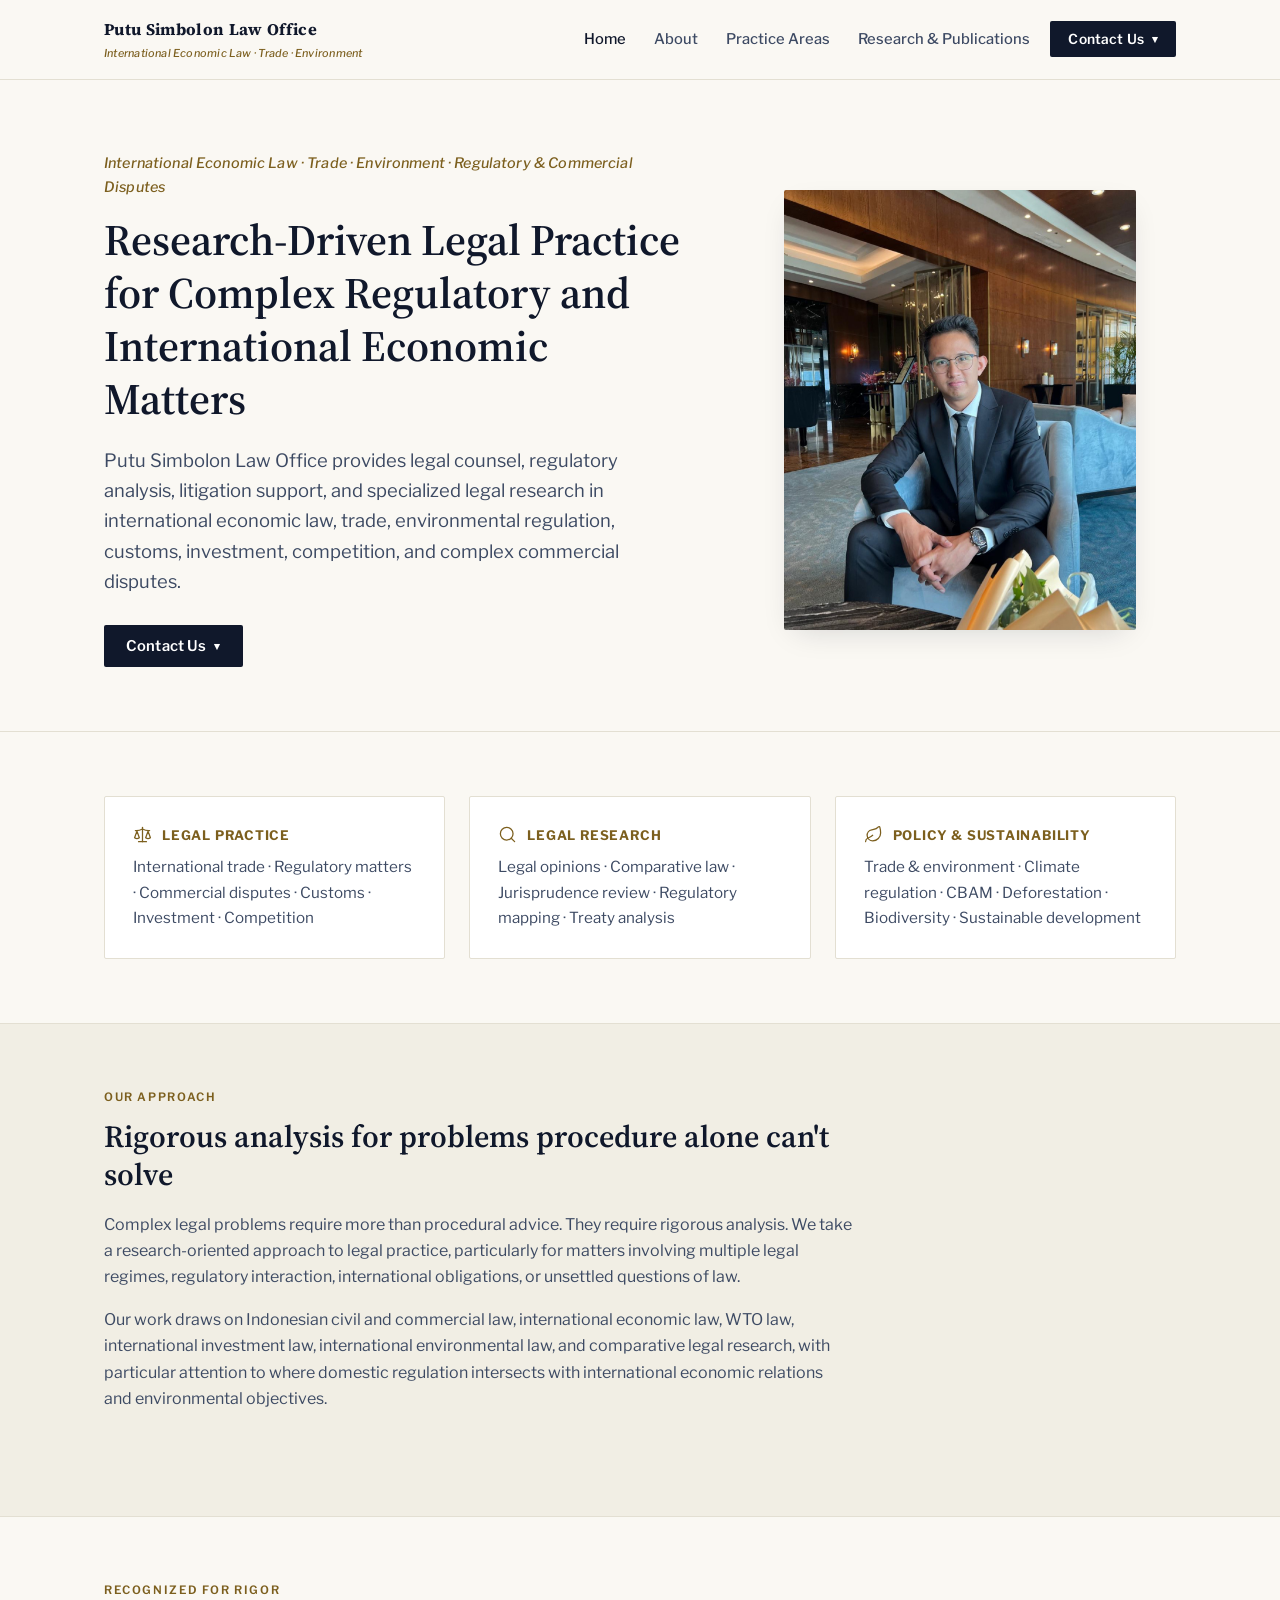
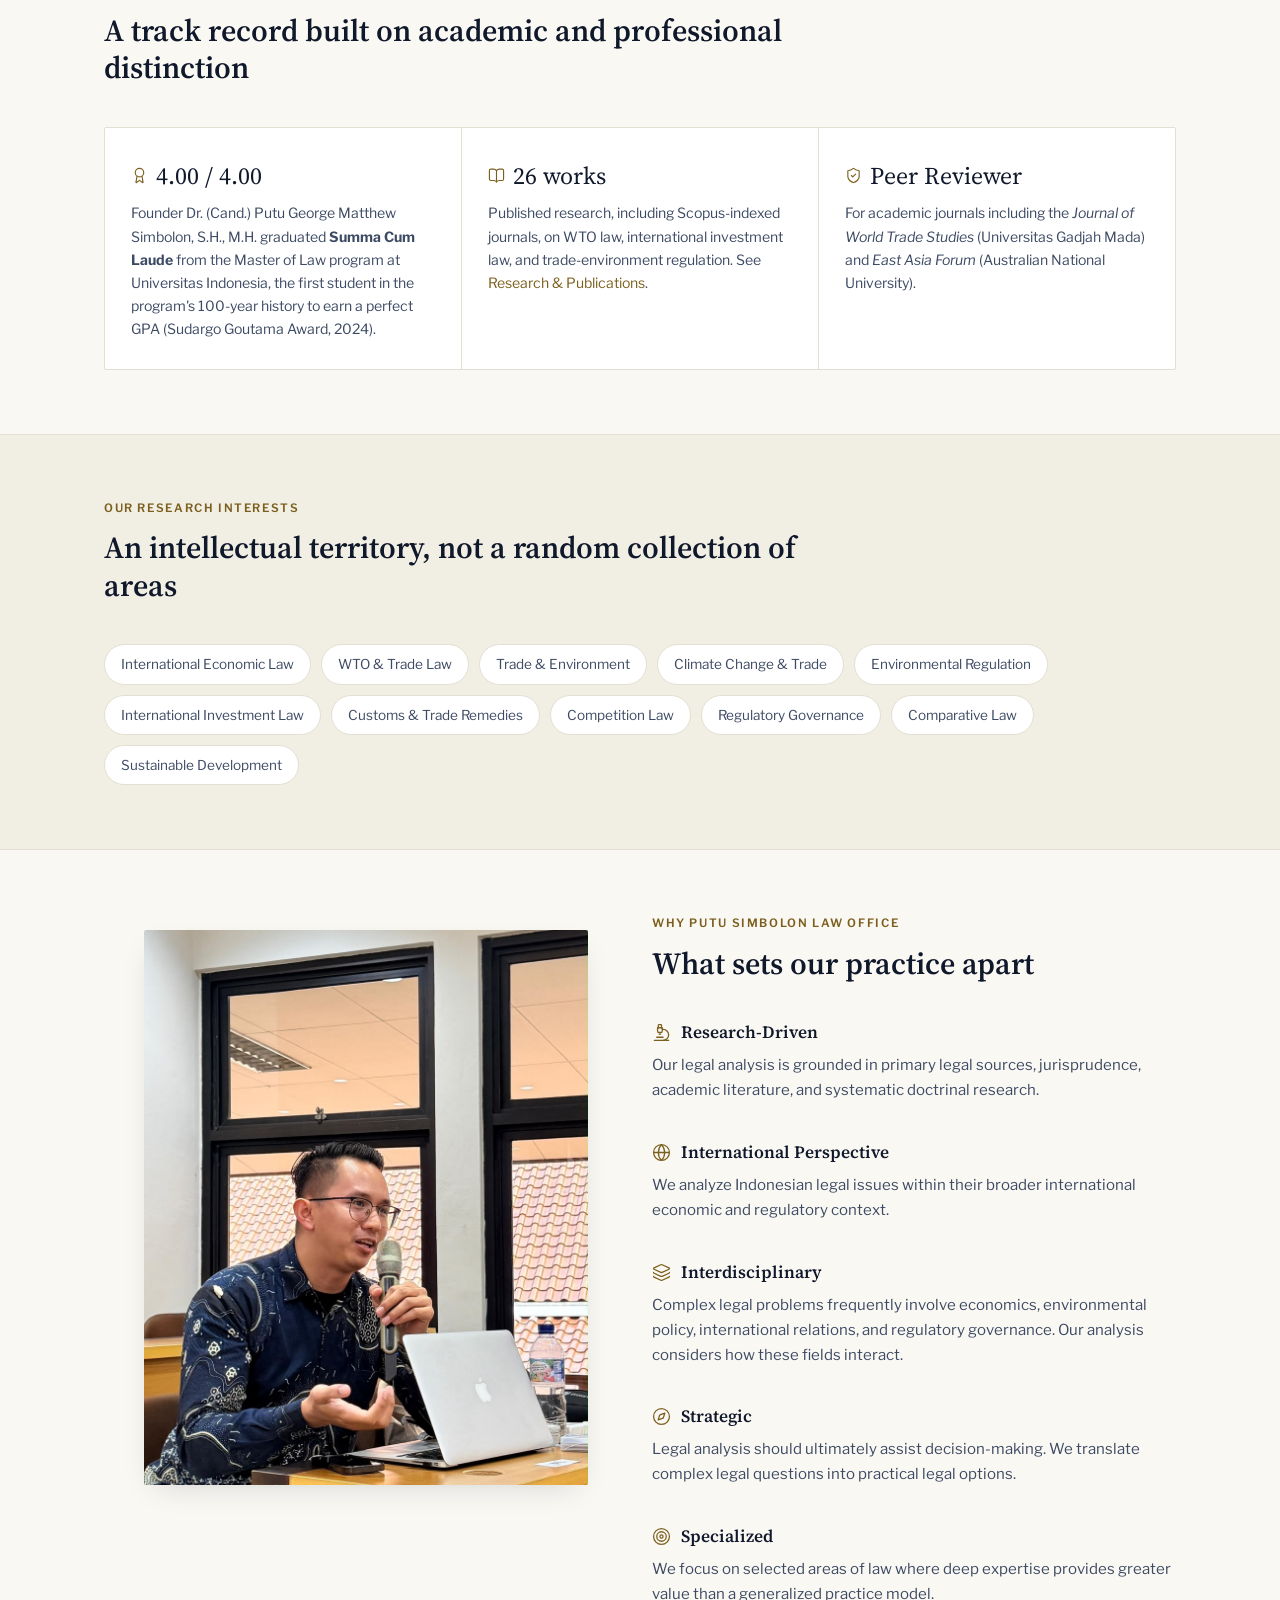
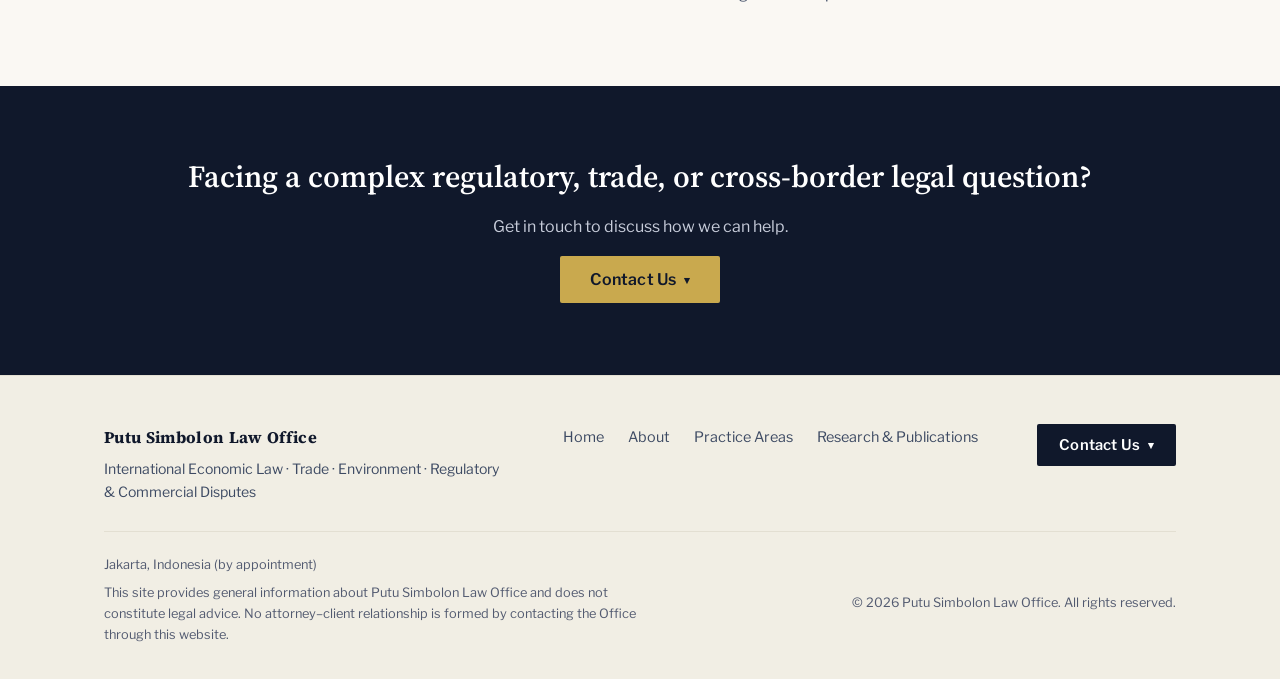
<file: index.html>
<!doctype html>
<html lang="en">
<head>
<meta charset="UTF-8">
<meta name="viewport" content="width=device-width, initial-scale=1.0">
<title>Putu Simbolon Law Office · International Economic Law, Trade & Environment</title>
<meta name="description" content="Putu Simbolon Law Office is a research-driven legal practice specializing in international economic law, WTO and trade law, environmental regulation, investment, customs, and complex commercial disputes in Indonesia.">
<link rel="icon" type="image/png" href="favicon-32.png">
<link rel="apple-touch-icon" href="favicon-180.png">
<link rel="preconnect" href="https://fonts.googleapis.com">
<link rel="preconnect" href="https://fonts.gstatic.com" crossorigin>
<link href="https://fonts.googleapis.com/css2?family=Source+Serif+4:ital,wght@0,500;0,600;0,700;1,500&family=Libre+Franklin:wght@400;500;600;700&display=swap" rel="stylesheet">
<link rel="stylesheet" href="css/style.css">
</head>
<body>

<header class="site-header" data-nav-open="false">
  <nav class="nav">
    <a href="index.html" class="brand">Putu Simbolon Law Office<small>International Economic Law · Trade · Environment</small></a>
    <ul class="nav-links">
      <li><a href="index.html" class="active">Home</a></li>
      <li><a href="about.html">About</a></li>
      <li><a href="practice-areas.html">Practice Areas</a></li>
      <li><a href="research-policy.html">Research &amp; Publications</a></li>
    </ul>
    <div class="nav-right">
      <div class="contact" data-open="false">
        <button class="contact-toggle" type="button" aria-haspopup="true" aria-expanded="false">
          Contact Us <span class="chev">▾</span>
        </button>
        <div class="contact-panel">
          <a href="https://wa.me/6281139999789" target="_blank" rel="noopener"><span class="icon">💬</span> WhatsApp</a>
          <a href="mailto:c.simbolon9@gmail.com"><span class="icon">✉</span> Email</a>
        </div>
      </div>
      <button class="nav-toggle" type="button" aria-label="Toggle menu" aria-expanded="false"><span></span></button>
    </div>
  </nav>
</header>

<section class="hero">
  <div class="container">
    <div class="hero-copy">
      <span class="eyebrow tagline">International Economic Law · Trade · Environment · Regulatory &amp; Commercial Disputes</span>
      <h1>Research-Driven Legal Practice for Complex Regulatory and International Economic Matters</h1>
      <p class="lede">Putu Simbolon Law Office provides legal counsel, regulatory analysis, litigation support, and specialized legal research in international economic law, trade, environmental regulation, customs, investment, competition, and complex commercial disputes.</p>
      <div class="hero-cta">
        <div class="contact" data-open="false">
          <button class="contact-toggle" type="button" aria-haspopup="true" aria-expanded="false">
            Contact Us <span class="chev">▾</span>
          </button>
          <div class="contact-panel">
            <a href="https://wa.me/6281139999789" target="_blank" rel="noopener"><span class="icon">💬</span> WhatsApp</a>
            <a href="mailto:c.simbolon9@gmail.com"><span class="icon">✉</span> Email</a>
          </div>
        </div>
      </div>
    </div>
    <figure class="hero-media">
      <img src="images/founder-portrait-lounge.jpg" alt="Dr. (Cand.) Putu George Matthew Simbolon, S.H., M.H., Founder &amp; Principal of Putu Simbolon Law Office">
    </figure>
  </div>
</section>

<section class="block">
  <div class="container">
    <h2 class="visually-hidden">What We Do</h2>
    <div class="grid-3">
      <div class="card">
        <div class="card-head"><svg class="icon" aria-hidden="true" xmlns="http://www.w3.org/2000/svg" viewBox="0 0 24 24" fill="none" stroke="currentColor" stroke-width="2" stroke-linecap="round" stroke-linejoin="round"><path d="M12 3v18"/><path d="m19 8 3 8a5 5 0 0 1-6 0zV7"/><path d="M3 7h1a17 17 0 0 0 8-2 17 17 0 0 0 8 2h1"/><path d="m5 8 3 8a5 5 0 0 1-6 0zV7"/><path d="M7 21h10"/></svg><h3>Legal Practice</h3></div>
        <p>International trade · Regulatory matters · Commercial disputes · Customs · Investment · Competition</p>
      </div>
      <div class="card">
        <div class="card-head"><svg class="icon" aria-hidden="true" xmlns="http://www.w3.org/2000/svg" viewBox="0 0 24 24" fill="none" stroke="currentColor" stroke-width="2" stroke-linecap="round" stroke-linejoin="round"><path d="m21 21-4.34-4.34"/><circle cx="11" cy="11" r="8"/></svg><h3>Legal Research</h3></div>
        <p>Legal opinions · Comparative law · Jurisprudence review · Regulatory mapping · Treaty analysis</p>
      </div>
      <div class="card">
        <div class="card-head"><svg class="icon" aria-hidden="true" xmlns="http://www.w3.org/2000/svg" viewBox="0 0 24 24" fill="none" stroke="currentColor" stroke-width="2" stroke-linecap="round" stroke-linejoin="round"><path d="M11 20a10 10 0 0010-10 25.9 25.9 0 00-1.04-7.281 1 1 0 00-1.755-.325C15.833 5.5 13 5.5 9.8 6.1A7 7 0 0011 20"/><path d="M2 21a5 5 0 012.911-4.544C7.613 15.212 8.351 15.24 11 13"/></svg><h3>Policy &amp; Sustainability</h3></div>
        <p>Trade &amp; environment · Climate regulation · CBAM · Deforestation · Biodiversity · Sustainable development</p>
      </div>
    </div>
  </div>
</section>

<section class="block alt">
  <div class="container">
    <div class="section-head">
      <span class="eyebrow">Our Approach</span>
      <h2>Rigorous analysis for problems procedure alone can't solve</h2>
      <p>Complex legal problems require more than procedural advice. They require rigorous analysis. We take a research-oriented approach to legal practice, particularly for matters involving multiple legal regimes, regulatory interaction, international obligations, or unsettled questions of law.</p>
      <p>Our work draws on Indonesian civil and commercial law, international economic law, WTO law, international investment law, international environmental law, and comparative legal research, with particular attention to where domestic regulation intersects with international economic relations and environmental objectives.</p>
    </div>
  </div>
</section>

<section class="block">
  <div class="container">
    <div class="section-head">
      <span class="eyebrow">Recognized for Rigor</span>
      <h2>A track record built on academic and professional distinction</h2>
    </div>
    <div class="highlight-strip">
      <div class="highlight-item">
        <div class="stat-row"><svg class="icon" aria-hidden="true" xmlns="http://www.w3.org/2000/svg" viewBox="0 0 24 24" fill="none" stroke="currentColor" stroke-width="2" stroke-linecap="round" stroke-linejoin="round"><path d="m15.477 12.89 1.515 8.526a.5.5 0 0 1-.81.47l-3.58-2.687a1 1 0 0 0-1.197 0l-3.586 2.686a.5.5 0 0 1-.81-.469l1.514-8.526"/><circle cx="12" cy="8" r="6"/></svg><span class="stat">4.00 / 4.00</span></div>
        <p>Founder Dr. (Cand.) Putu George Matthew Simbolon, S.H., M.H. graduated <strong>Summa Cum Laude</strong> from the Master of Law program at Universitas Indonesia, the first student in the program's 100-year history to earn a perfect GPA (Sudargo Goutama Award, 2024).</p>
      </div>
      <div class="highlight-item">
        <div class="stat-row"><svg class="icon" aria-hidden="true" xmlns="http://www.w3.org/2000/svg" viewBox="0 0 24 24" fill="none" stroke="currentColor" stroke-width="2" stroke-linecap="round" stroke-linejoin="round"><path d="M12 5v16"/><path d="M20.001 19A2 2 0 0022 17V5a2 2 0 00-1.999-2L16 3.002A5 5 0 0012 5a5 5 0 00-4-2H4a2 2 0 00-2 2v12a2 2 0 001.999 2H8a5 5 0 014 2 5 5 0 014-2z"/></svg><span class="stat">26 works</span></div>
        <p>Published research, including Scopus-indexed journals, on WTO law, international investment law, and trade-environment regulation. See <a href="research-policy.html">Research &amp; Publications</a>.</p>
      </div>
      <div class="highlight-item">
        <div class="stat-row"><svg class="icon" aria-hidden="true" xmlns="http://www.w3.org/2000/svg" viewBox="0 0 24 24" fill="none" stroke="currentColor" stroke-width="2" stroke-linecap="round" stroke-linejoin="round"><path d="M20 13c0 5-3.5 7.5-7.66 8.95a1 1 0 0 1-.67-.01C7.5 20.5 4 18 4 13V6a1 1 0 0 1 1-1c2 0 4.5-1.2 6.24-2.72a1.17 1.17 0 0 1 1.52 0C14.51 3.81 17 5 19 5a1 1 0 0 1 1 1z"/><path d="m9 12 2 2 4-4"/></svg><span class="stat">Peer Reviewer</span></div>
        <p>For academic journals including the <em>Journal of World Trade Studies</em> (Universitas Gadjah Mada) and <em>East Asia Forum</em> (Australian National University).</p>
      </div>
    </div>
  </div>
</section>

<section class="block alt">
  <div class="container">
    <div class="section-head">
      <span class="eyebrow">Our Research Interests</span>
      <h2>An intellectual territory, not a random collection of areas</h2>
    </div>
    <div class="tag-row">
      <span class="tag">International Economic Law</span>
      <span class="tag">WTO &amp; Trade Law</span>
      <span class="tag">Trade &amp; Environment</span>
      <span class="tag">Climate Change &amp; Trade</span>
      <span class="tag">Environmental Regulation</span>
      <span class="tag">International Investment Law</span>
      <span class="tag">Customs &amp; Trade Remedies</span>
      <span class="tag">Competition Law</span>
      <span class="tag">Regulatory Governance</span>
      <span class="tag">Comparative Law</span>
      <span class="tag">Sustainable Development</span>
    </div>
  </div>
</section>

<section class="block">
  <div class="container">
    <div class="grid-2" style="align-items:start;">
      <figure class="founder-media framed">
        <img src="images/founder-practice-portrait.jpg" alt="Dr. (Cand.) Putu George Matthew Simbolon, S.H., M.H., Founder and Principal">
      </figure>
      <div>
        <div class="section-head">
          <span class="eyebrow">Why Putu Simbolon Law Office</span>
          <h2>What sets our practice apart</h2>
        </div>
        <div class="why-grid why-grid-stacked">
          <div class="why-item">
            <div class="card-head"><svg class="icon" aria-hidden="true" xmlns="http://www.w3.org/2000/svg" viewBox="0 0 24 24" fill="none" stroke="currentColor" stroke-width="2" stroke-linecap="round" stroke-linejoin="round"><path d="M6 18h8"/><path d="M3 22h18"/><path d="M14 22a7 7 0 1 0 0-14h-1"/><path d="M9 14h2"/><path d="M9 12a2 2 0 0 1-2-2V6h6v4a2 2 0 0 1-2 2Z"/><path d="M12 6V3a1 1 0 0 0-1-1H9a1 1 0 0 0-1 1v3"/></svg><h3>Research-Driven</h3></div>
            <p>Our legal analysis is grounded in primary legal sources, jurisprudence, academic literature, and systematic doctrinal research.</p>
          </div>
          <div class="why-item">
            <div class="card-head"><svg class="icon" aria-hidden="true" xmlns="http://www.w3.org/2000/svg" viewBox="0 0 24 24" fill="none" stroke="currentColor" stroke-width="2" stroke-linecap="round" stroke-linejoin="round"><circle cx="12" cy="12" r="10"/><path d="M12 2a14.5 14.5 0 0 0 0 20 14.5 14.5 0 0 0 0-20"/><path d="M2 12h20"/></svg><h3>International Perspective</h3></div>
            <p>We analyze Indonesian legal issues within their broader international economic and regulatory context.</p>
          </div>
          <div class="why-item">
            <div class="card-head"><svg class="icon" aria-hidden="true" xmlns="http://www.w3.org/2000/svg" viewBox="0 0 24 24" fill="none" stroke="currentColor" stroke-width="2" stroke-linecap="round" stroke-linejoin="round"><path d="M12.83 2.18a2 2 0 0 0-1.66 0L2.6 6.08a1 1 0 0 0 0 1.83l8.58 3.91a2 2 0 0 0 1.66 0l8.58-3.9a1 1 0 0 0 0-1.83z"/><path d="M2 12a1 1 0 0 0 .58.91l8.6 3.91a2 2 0 0 0 1.65 0l8.58-3.9A1 1 0 0 0 22 12"/><path d="M2 17a1 1 0 0 0 .58.91l8.6 3.91a2 2 0 0 0 1.65 0l8.58-3.9A1 1 0 0 0 22 17"/></svg><h3>Interdisciplinary</h3></div>
            <p>Complex legal problems frequently involve economics, environmental policy, international relations, and regulatory governance. Our analysis considers how these fields interact.</p>
          </div>
          <div class="why-item">
            <div class="card-head"><svg class="icon" aria-hidden="true" xmlns="http://www.w3.org/2000/svg" viewBox="0 0 24 24" fill="none" stroke="currentColor" stroke-width="2" stroke-linecap="round" stroke-linejoin="round"><circle cx="12" cy="12" r="10"/><path d="m16.24 7.76-1.804 5.411a2 2 0 0 1-1.265 1.265L7.76 16.24l1.804-5.411a2 2 0 0 1 1.265-1.265z"/></svg><h3>Strategic</h3></div>
            <p>Legal analysis should ultimately assist decision-making. We translate complex legal questions into practical legal options.</p>
          </div>
          <div class="why-item">
            <div class="card-head"><svg class="icon" aria-hidden="true" xmlns="http://www.w3.org/2000/svg" viewBox="0 0 24 24" fill="none" stroke="currentColor" stroke-width="2" stroke-linecap="round" stroke-linejoin="round"><circle cx="12" cy="12" r="10"/><circle cx="12" cy="12" r="6"/><circle cx="12" cy="12" r="2"/></svg><h3>Specialized</h3></div>
            <p>We focus on selected areas of law where deep expertise provides greater value than a generalized practice model.</p>
          </div>
        </div>
      </div>
    </div>
  </div>
</section>

<section class="cta-band">
  <div class="container">
    <h2>Facing a complex regulatory, trade, or cross-border legal question?</h2>
    <p>Get in touch to discuss how we can help.</p>
    <div class="contact center" data-open="false">
      <button class="contact-toggle" type="button" aria-haspopup="true" aria-expanded="false">
        Contact Us <span class="chev">▾</span>
      </button>
      <div class="contact-panel">
        <a href="https://wa.me/6281139999789" target="_blank" rel="noopener"><span class="icon">💬</span> WhatsApp</a>
        <a href="mailto:c.simbolon9@gmail.com"><span class="icon">✉</span> Email</a>
      </div>
    </div>
  </div>
</section>

<footer class="site-footer">
  <div class="container">
    <div class="footer-top">
      <div class="footer-brand">
        <a href="index.html" class="brand">Putu Simbolon Law Office</a>
        <p>International Economic Law · Trade · Environment · Regulatory &amp; Commercial Disputes</p>
      </div>
      <ul class="footer-nav">
        <li><a href="index.html">Home</a></li>
        <li><a href="about.html">About</a></li>
        <li><a href="practice-areas.html">Practice Areas</a></li>
        <li><a href="research-policy.html">Research &amp; Publications</a></li>
      </ul>
      <div class="contact" data-open="false">
        <button class="contact-toggle" type="button" aria-haspopup="true" aria-expanded="false">
          Contact Us <span class="chev">▾</span>
        </button>
        <div class="contact-panel">
          <a href="https://wa.me/6281139999789" target="_blank" rel="noopener"><span class="icon">💬</span> WhatsApp</a>
          <a href="mailto:c.simbolon9@gmail.com"><span class="icon">✉</span> Email</a>
        </div>
      </div>
    </div>
    <div class="footer-bottom">
      <div class="footer-meta">
        <p>Jakarta, Indonesia (by appointment)</p>
        <p>This site provides general information about Putu Simbolon Law Office and does not constitute legal advice. No attorney–client relationship is formed by contacting the Office through this website.</p>
      </div>
      <div class="footer-meta">© 2026 Putu Simbolon Law Office. All rights reserved.</div>
    </div>
  </div>
</footer>

<script src="js/main.js"></script>
</body>
</html>
</file>
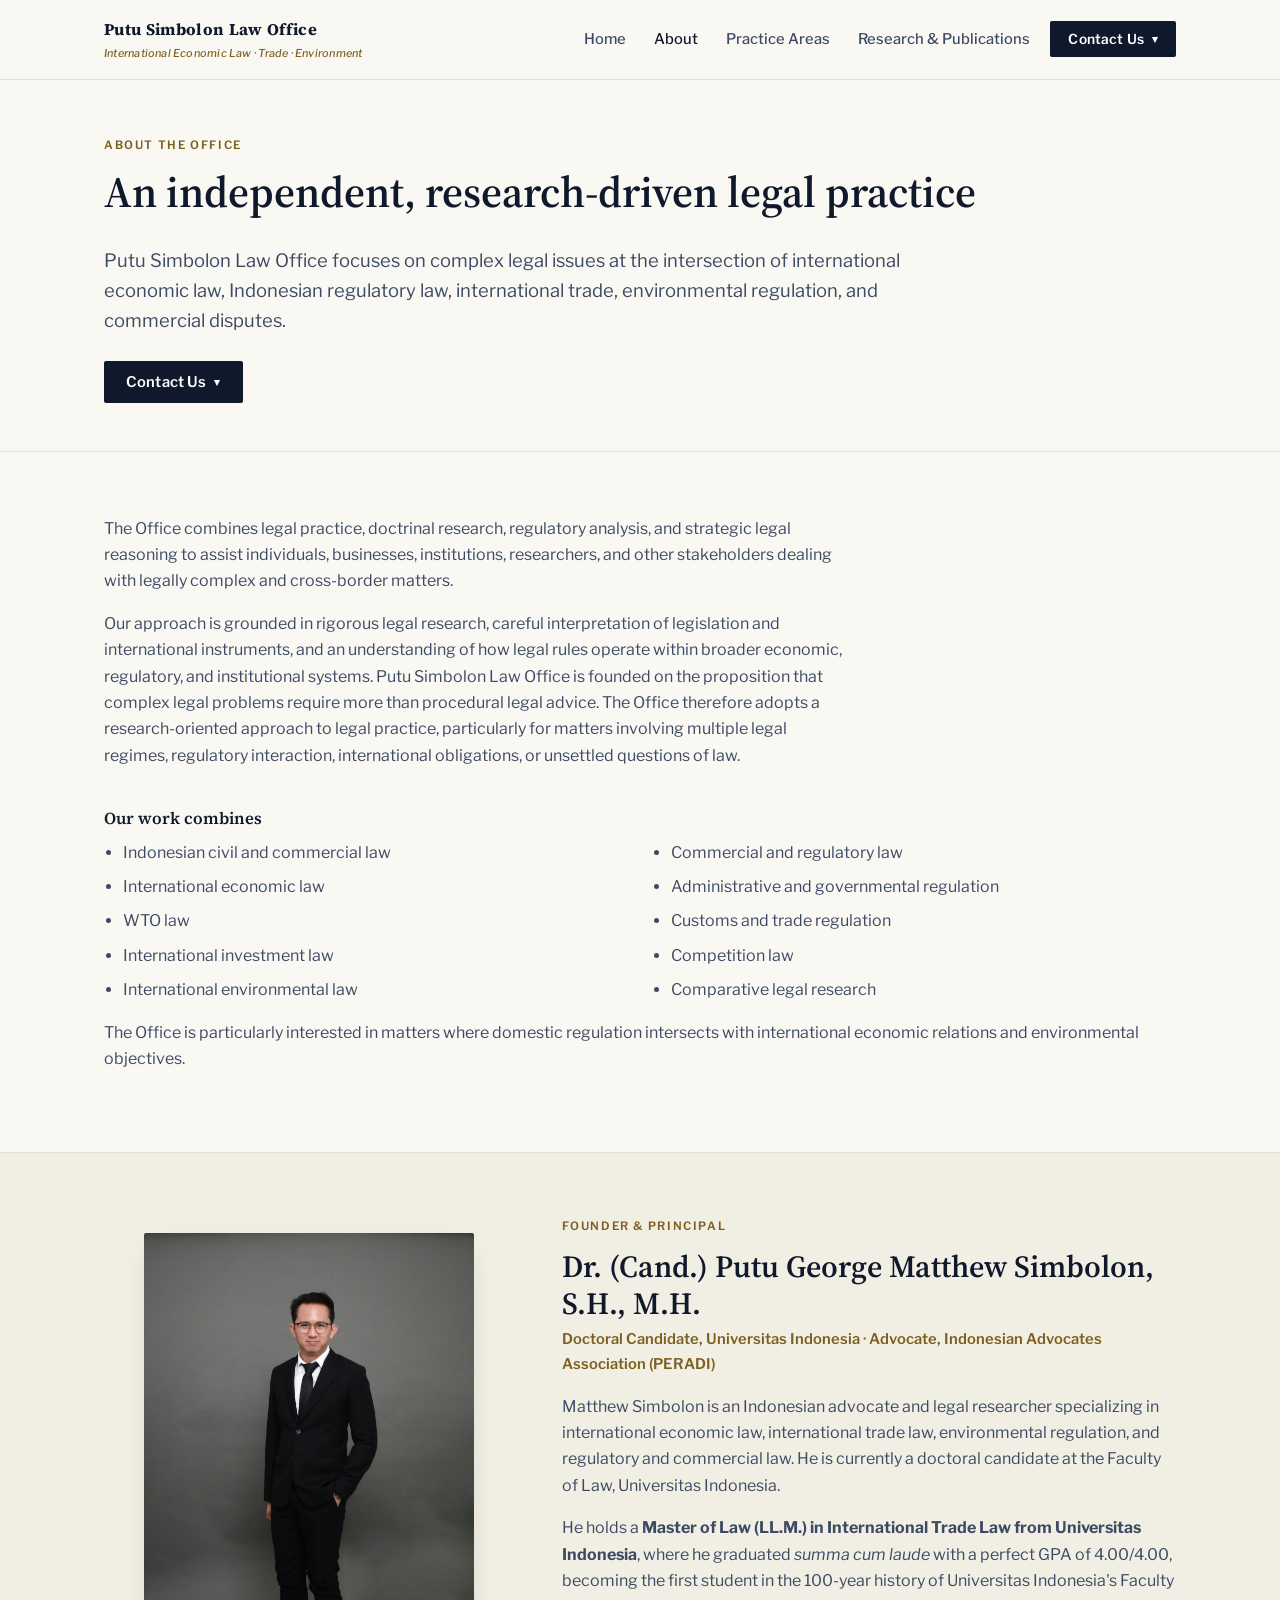
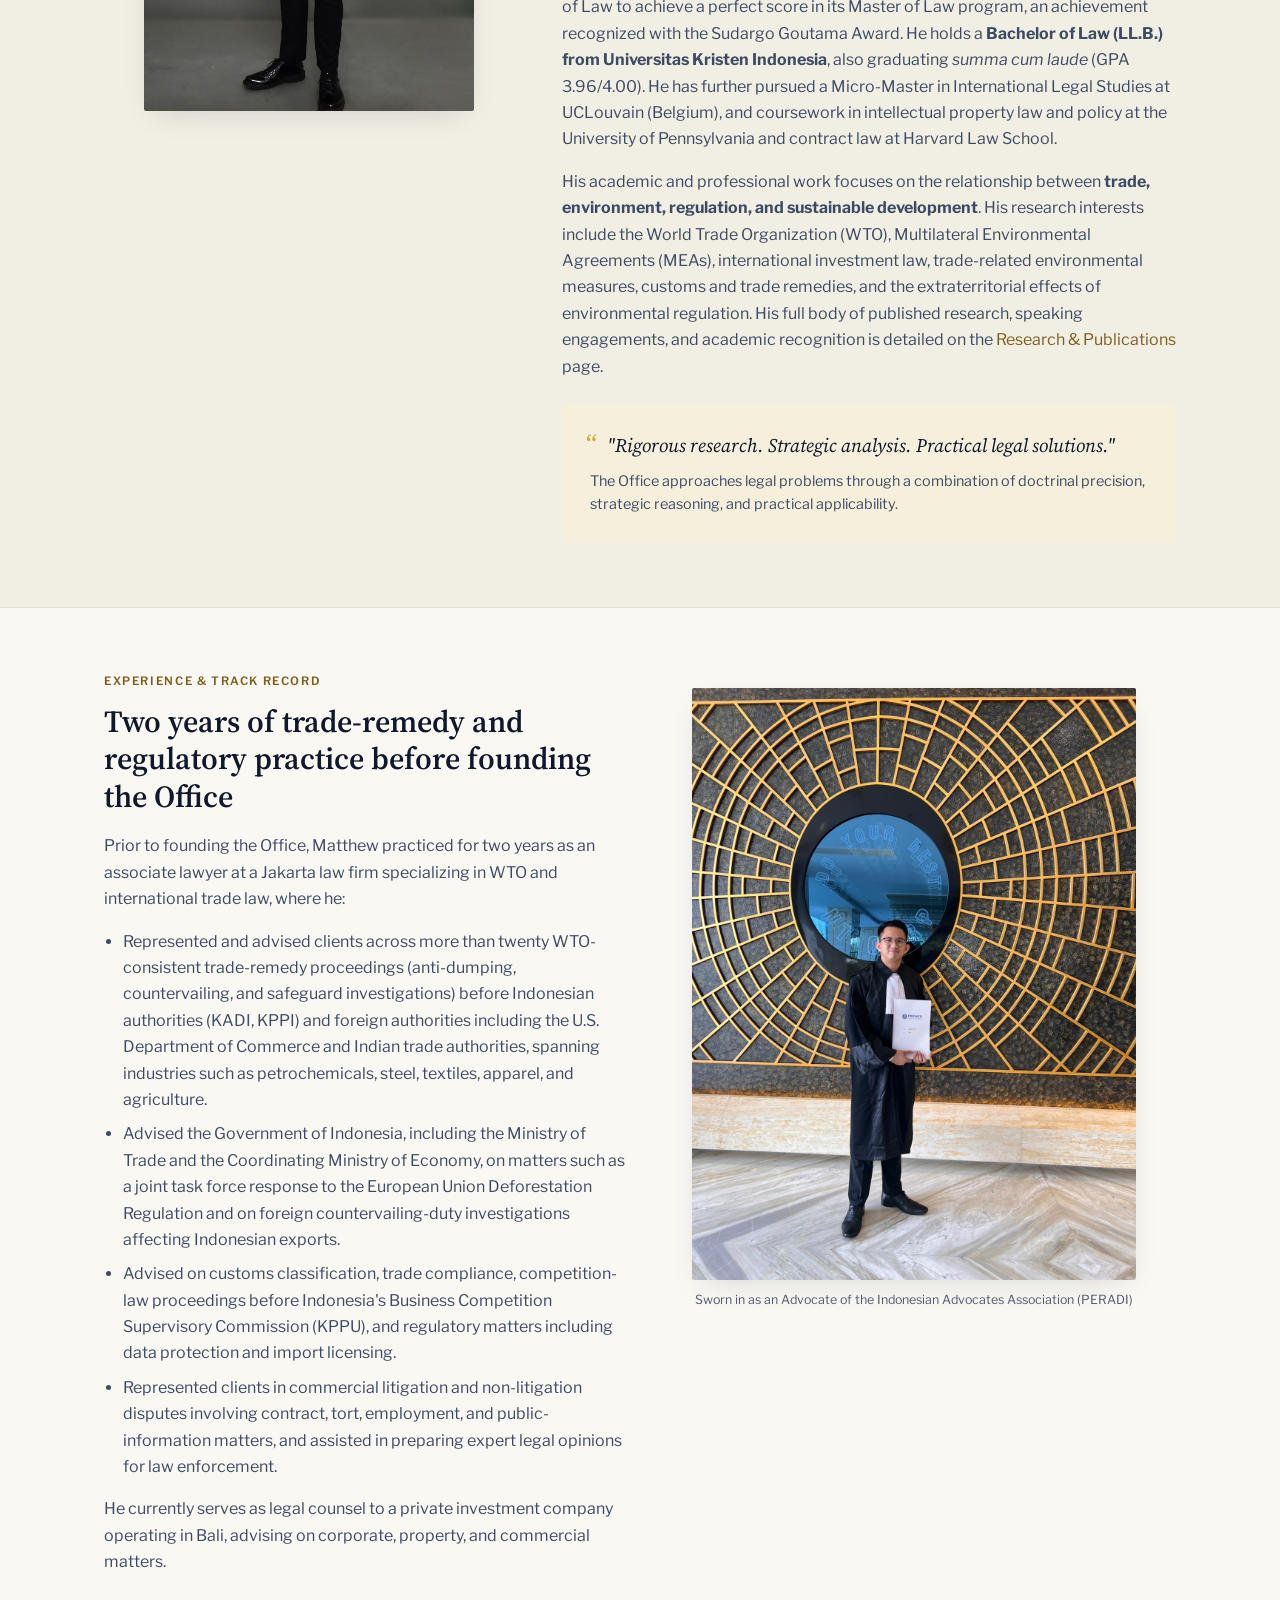
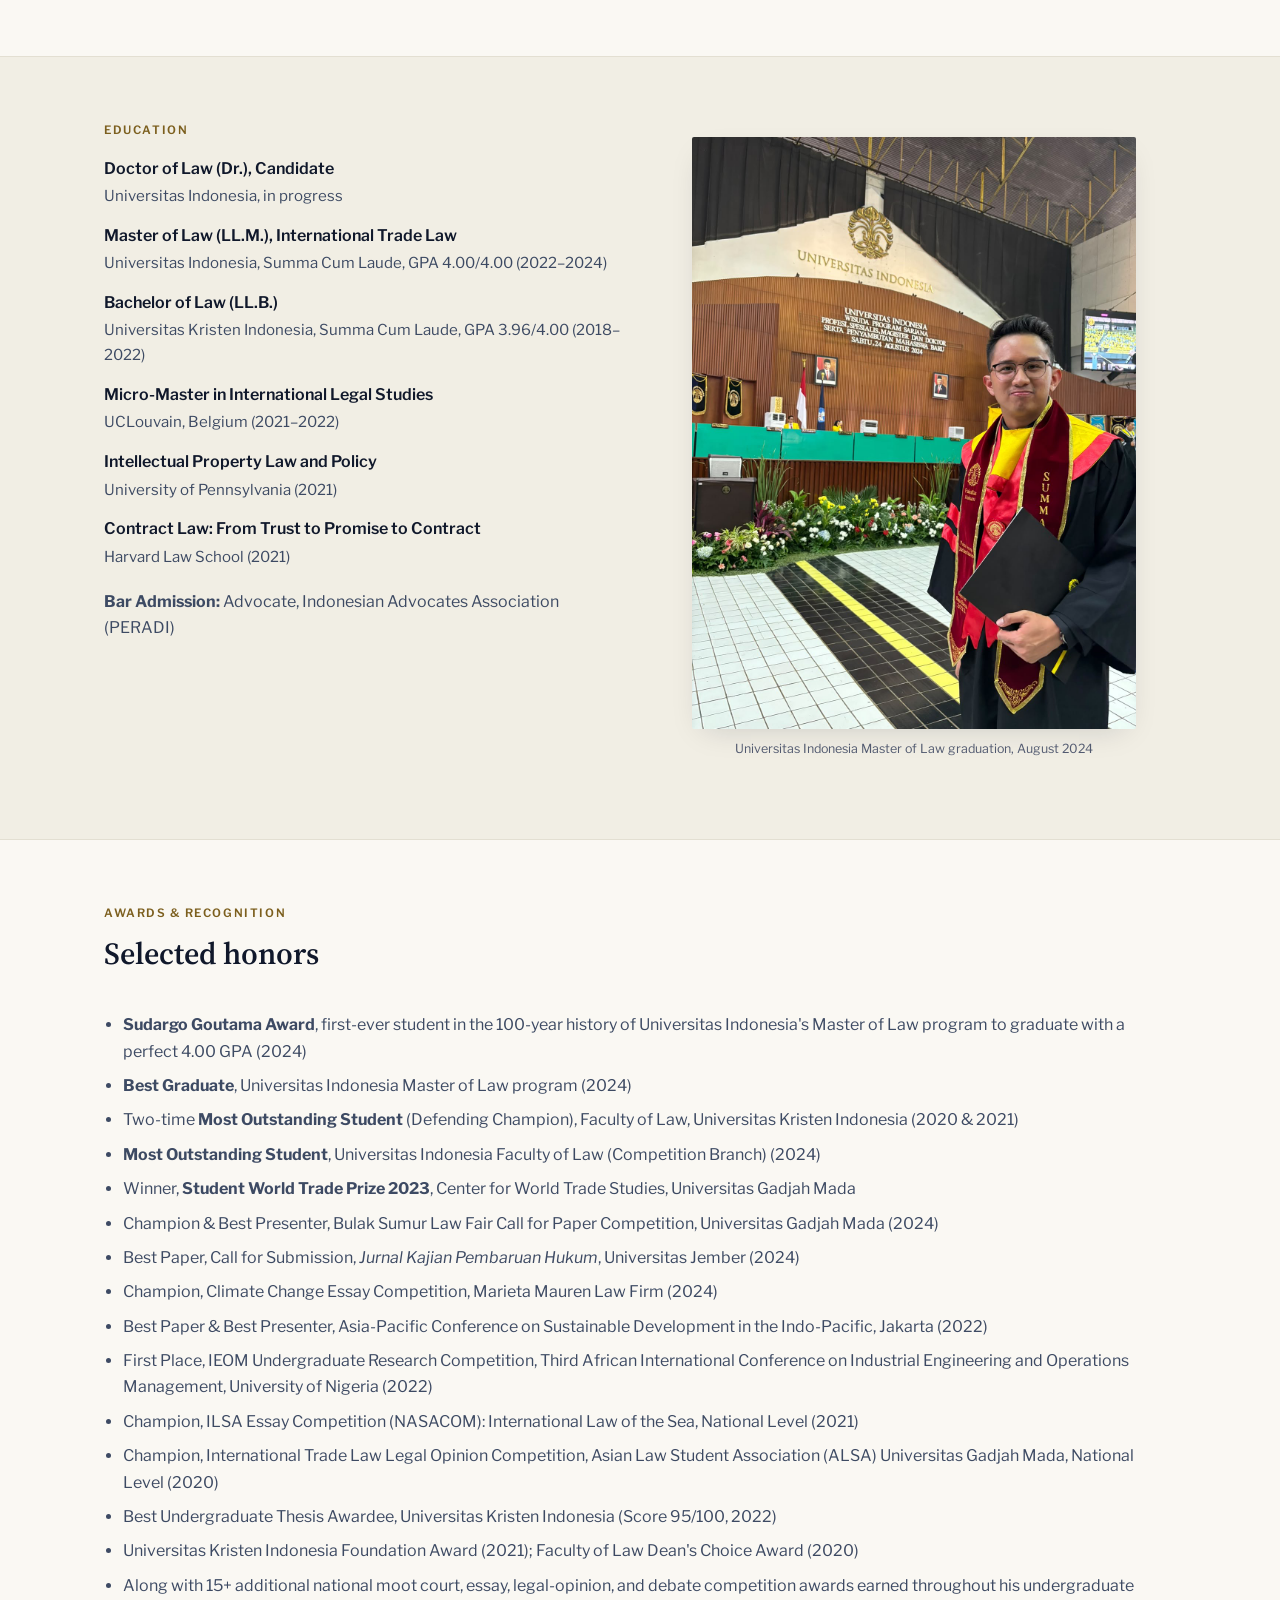
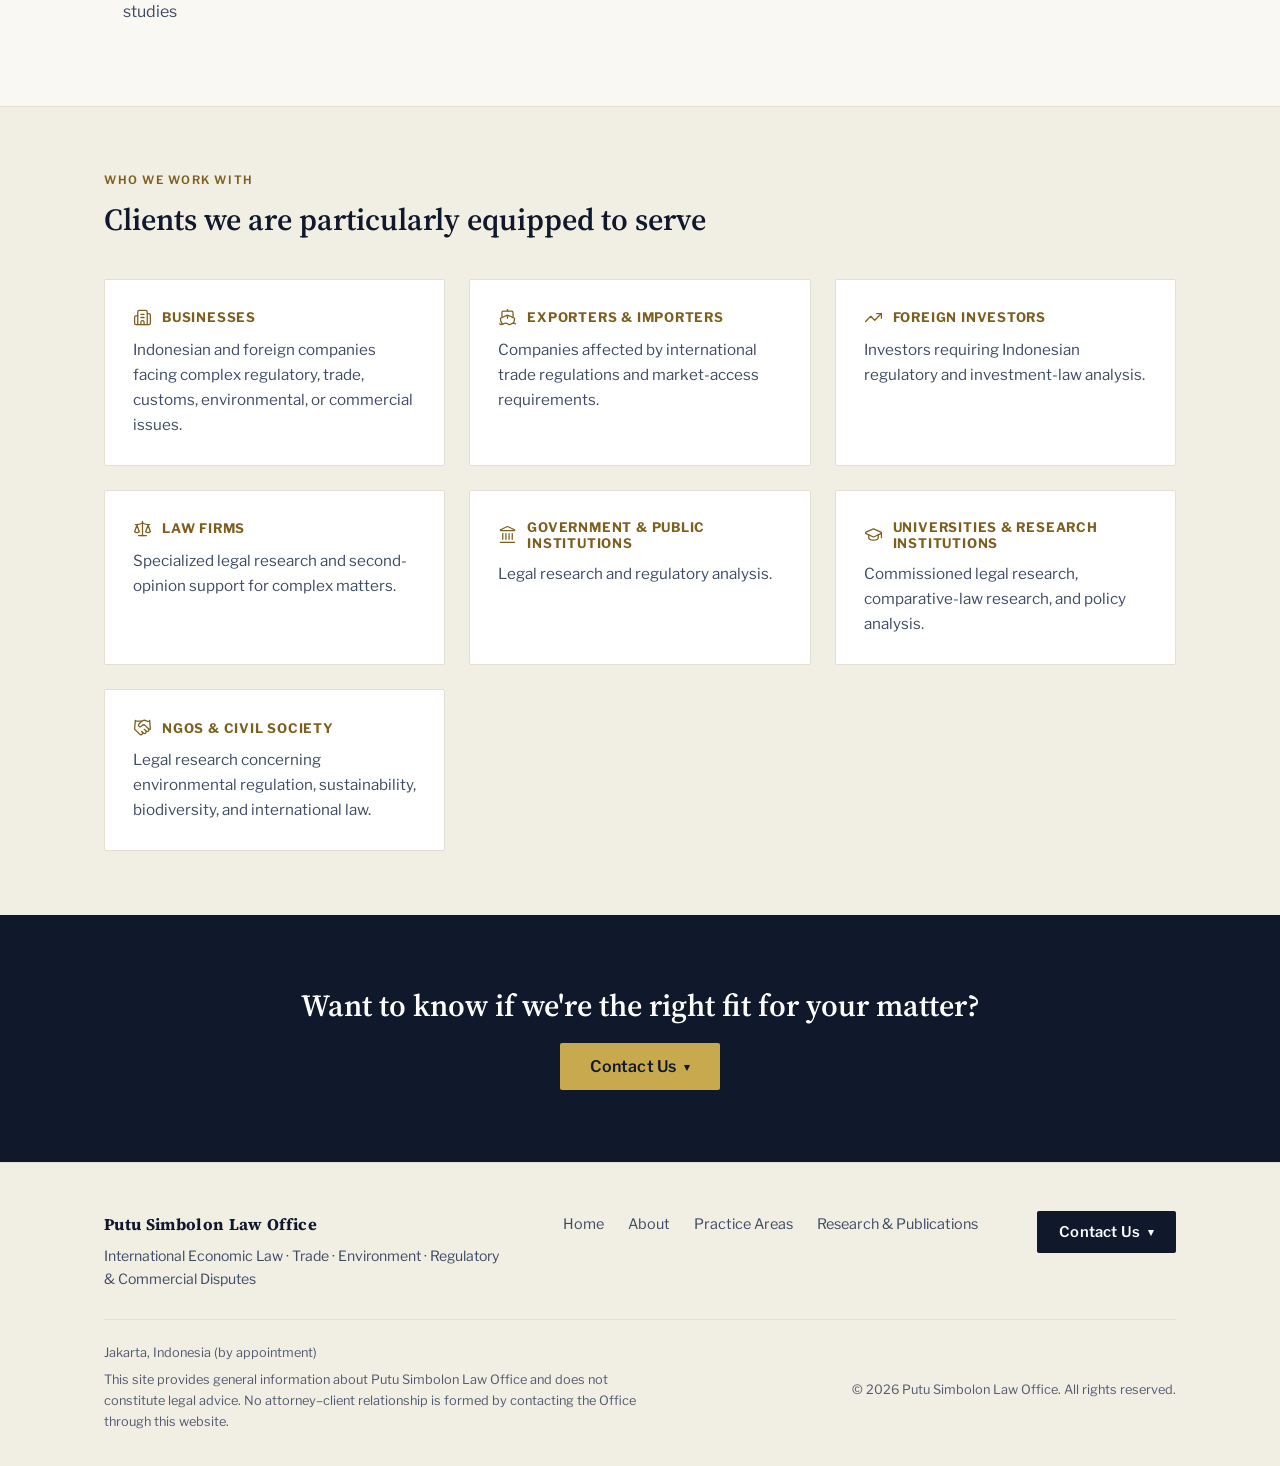
<file: about.html>
<!doctype html>
<html lang="en">
<head>
<meta charset="UTF-8">
<meta name="viewport" content="width=device-width, initial-scale=1.0">
<title>About · Putu Simbolon Law Office</title>
<meta name="description" content="Putu Simbolon Law Office is an independent, research-driven legal practice founded by Dr. (Cand.) Putu George Matthew Simbolon, S.H., M.H., an Indonesian advocate specializing in international economic law, trade, and environmental regulation.">
<link rel="icon" type="image/png" href="favicon-32.png">
<link rel="apple-touch-icon" href="favicon-180.png">
<link rel="preconnect" href="https://fonts.googleapis.com">
<link rel="preconnect" href="https://fonts.gstatic.com" crossorigin>
<link href="https://fonts.googleapis.com/css2?family=Source+Serif+4:ital,wght@0,500;0,600;0,700;1,500&family=Libre+Franklin:wght@400;500;600;700&display=swap" rel="stylesheet">
<link rel="stylesheet" href="css/style.css">
</head>
<body>

<header class="site-header" data-nav-open="false">
  <nav class="nav">
    <a href="index.html" class="brand">Putu Simbolon Law Office<small>International Economic Law · Trade · Environment</small></a>
    <ul class="nav-links">
      <li><a href="index.html">Home</a></li>
      <li><a href="about.html" class="active">About</a></li>
      <li><a href="practice-areas.html">Practice Areas</a></li>
      <li><a href="research-policy.html">Research &amp; Publications</a></li>
    </ul>
    <div class="nav-right">
      <div class="contact" data-open="false">
        <button class="contact-toggle" type="button" aria-haspopup="true" aria-expanded="false">
          Contact Us <span class="chev">▾</span>
        </button>
        <div class="contact-panel">
          <a href="https://wa.me/6281139999789" target="_blank" rel="noopener"><span class="icon">💬</span> WhatsApp</a>
          <a href="mailto:c.simbolon9@gmail.com"><span class="icon">✉</span> Email</a>
        </div>
      </div>
      <button class="nav-toggle" type="button" aria-label="Toggle menu" aria-expanded="false"><span></span></button>
    </div>
  </nav>
</header>

<section class="page-hero">
  <div class="container">
    <span class="eyebrow">About the Office</span>
    <h1>An independent, research-driven legal practice</h1>
    <p class="lede">Putu Simbolon Law Office focuses on complex legal issues at the intersection of international economic law, Indonesian regulatory law, international trade, environmental regulation, and commercial disputes.</p>
    <div class="hero-cta">
      <div class="contact" data-open="false">
        <button class="contact-toggle" type="button" aria-haspopup="true" aria-expanded="false">
          Contact Us <span class="chev">▾</span>
        </button>
        <div class="contact-panel">
          <a href="https://wa.me/6281139999789" target="_blank" rel="noopener"><span class="icon">💬</span> WhatsApp</a>
          <a href="mailto:c.simbolon9@gmail.com"><span class="icon">✉</span> Email</a>
        </div>
      </div>
    </div>
  </div>
</section>

<section class="block">
  <div class="container">
    <h2 class="visually-hidden">About the Office</h2>
    <div class="section-head">
      <p>The Office combines legal practice, doctrinal research, regulatory analysis, and strategic legal reasoning to assist individuals, businesses, institutions, researchers, and other stakeholders dealing with legally complex and cross-border matters.</p>
      <p>Our approach is grounded in rigorous legal research, careful interpretation of legislation and international instruments, and an understanding of how legal rules operate within broader economic, regulatory, and institutional systems. Putu Simbolon Law Office is founded on the proposition that complex legal problems require more than procedural legal advice. The Office therefore adopts a research-oriented approach to legal practice, particularly for matters involving multiple legal regimes, regulatory interaction, international obligations, or unsettled questions of law.</p>
    </div>
    <div class="grid-2">
      <div>
        <h3 style="font-family:var(--serif);text-transform:none;letter-spacing:0;color:var(--ink);font-size:1.05rem;">Our work combines</h3>
        <ul class="clean">
          <li>Indonesian civil and commercial law</li>
          <li>International economic law</li>
          <li>WTO law</li>
          <li>International investment law</li>
          <li>International environmental law</li>
        </ul>
      </div>
      <div>
        <h3 style="font-family:var(--serif);text-transform:none;letter-spacing:0;color:var(--ink);font-size:1.05rem;opacity:0;">&nbsp;</h3>
        <ul class="clean">
          <li>Commercial and regulatory law</li>
          <li>Administrative and governmental regulation</li>
          <li>Customs and trade regulation</li>
          <li>Competition law</li>
          <li>Comparative legal research</li>
        </ul>
      </div>
    </div>
    <p>The Office is particularly interested in matters where domestic regulation intersects with international economic relations and environmental objectives.</p>
  </div>
</section>

<section class="block alt">
  <div class="container">
    <div class="founder">
      <figure class="founder-media">
        <img src="images/founder-headshot.jpg" alt="Dr. (Cand.) Putu George Matthew Simbolon, S.H., M.H., Founder and Principal">
      </figure>
      <div>
        <span class="eyebrow">Founder &amp; Principal</span>
        <h2 class="founder-name">Dr. (Cand.) Putu George Matthew Simbolon, S.H., M.H.</h2>
        <span class="founder-title">Doctoral Candidate, Universitas Indonesia · Advocate, Indonesian Advocates Association (PERADI)</span>

        <p>Matthew Simbolon is an Indonesian advocate and legal researcher specializing in international economic law, international trade law, environmental regulation, and regulatory and commercial law. He is currently a doctoral candidate at the Faculty of Law, Universitas Indonesia.</p>

        <p>He holds a <strong>Master of Law (LL.M.) in International Trade Law from Universitas Indonesia</strong>, where he graduated <em>summa cum laude</em> with a perfect GPA of 4.00/4.00, becoming the first student in the 100-year history of Universitas Indonesia's Faculty of Law to achieve a perfect score in its Master of Law program, an achievement recognized with the Sudargo Goutama Award. He holds a <strong>Bachelor of Law (LL.B.) from Universitas Kristen Indonesia</strong>, also graduating <em>summa cum laude</em> (GPA 3.96/4.00). He has further pursued a Micro-Master in International Legal Studies at UCLouvain (Belgium), and coursework in intellectual property law and policy at the University of Pennsylvania and contract law at Harvard Law School.</p>

        <p>His academic and professional work focuses on the relationship between <strong>trade, environment, regulation, and sustainable development</strong>. His research interests include the World Trade Organization (WTO), Multilateral Environmental Agreements (MEAs), international investment law, trade-related environmental measures, customs and trade remedies, and the extraterritorial effects of environmental regulation. His full body of published research, speaking engagements, and academic recognition is detailed on the <a href="research-policy.html">Research &amp; Publications</a> page.</p>

        <div class="philosophy">
          <p class="quote">"Rigorous research. Strategic analysis. Practical legal solutions."</p>
          <p>The Office approaches legal problems through a combination of doctrinal precision, strategic reasoning, and practical applicability.</p>
        </div>
      </div>
    </div>
  </div>
</section>

<section class="block">
  <div class="container">
    <div class="grid-2" style="align-items:start;">
      <div>
        <span class="eyebrow">Experience &amp; Track Record</span>
        <h2>Two years of trade-remedy and regulatory practice before founding the Office</h2>
        <p>Prior to founding the Office, Matthew practiced for two years as an associate lawyer at a Jakarta law firm specializing in WTO and international trade law, where he:</p>
        <ul class="clean">
          <li>Represented and advised clients across more than twenty WTO-consistent trade-remedy proceedings (anti-dumping, countervailing, and safeguard investigations) before Indonesian authorities (KADI, KPPI) and foreign authorities including the U.S. Department of Commerce and Indian trade authorities, spanning industries such as petrochemicals, steel, textiles, apparel, and agriculture.</li>
          <li>Advised the Government of Indonesia, including the Ministry of Trade and the Coordinating Ministry of Economy, on matters such as a joint task force response to the European Union Deforestation Regulation and on foreign countervailing-duty investigations affecting Indonesian exports.</li>
          <li>Advised on customs classification, trade compliance, competition-law proceedings before Indonesia's Business Competition Supervisory Commission (KPPU), and regulatory matters including data protection and import licensing.</li>
          <li>Represented clients in commercial litigation and non-litigation disputes involving contract, tort, employment, and public-information matters, and assisted in preparing expert legal opinions for law enforcement.</li>
        </ul>
        <p>He currently serves as legal counsel to a private investment company operating in Bali, advising on corporate, property, and commercial matters.</p>
      </div>
      <figure class="founder-media">
        <img src="images/founder-advocate-peradi.jpg" alt="Matthew Simbolon in advocate robes holding his PERADI admission certificate">
        <figcaption>Sworn in as an Advocate of the Indonesian Advocates Association (PERADI)</figcaption>
      </figure>
    </div>
  </div>
</section>

<section class="block alt">
  <div class="container">
    <div class="grid-2" style="align-items:start;">
      <div>
        <span class="eyebrow">Education</span>
        <dl class="definition-list">
          <dt>Doctor of Law (Dr.), Candidate</dt>
          <dd>Universitas Indonesia, in progress</dd>
          <dt>Master of Law (LL.M.), International Trade Law</dt>
          <dd>Universitas Indonesia, Summa Cum Laude, GPA 4.00/4.00 (2022–2024)</dd>
          <dt>Bachelor of Law (LL.B.)</dt>
          <dd>Universitas Kristen Indonesia, Summa Cum Laude, GPA 3.96/4.00 (2018–2022)</dd>
          <dt>Micro-Master in International Legal Studies</dt>
          <dd>UCLouvain, Belgium (2021–2022)</dd>
          <dt>Intellectual Property Law and Policy</dt>
          <dd>University of Pennsylvania (2021)</dd>
          <dt>Contract Law: From Trust to Promise to Contract</dt>
          <dd>Harvard Law School (2021)</dd>
        </dl>
        <p style="margin-top:1.2em;"><strong>Bar Admission:</strong> Advocate, Indonesian Advocates Association (PERADI)</p>
      </div>
      <figure class="founder-media">
        <img src="images/founder-graduation.jpg" alt="Matthew Simbolon at Universitas Indonesia graduation, wearing a Summa Cum Laude sash">
        <figcaption>Universitas Indonesia Master of Law graduation, August 2024</figcaption>
      </figure>
    </div>
  </div>
</section>

<section class="block">
  <div class="container">
    <div class="section-head">
      <span class="eyebrow">Awards &amp; Recognition</span>
      <h2>Selected honors</h2>
    </div>
    <ul class="clean">
      <li><strong>Sudargo Goutama Award</strong>, first-ever student in the 100-year history of Universitas Indonesia's Master of Law program to graduate with a perfect 4.00 GPA (2024)</li>
      <li><strong>Best Graduate</strong>, Universitas Indonesia Master of Law program (2024)</li>
      <li>Two-time <strong>Most Outstanding Student</strong> (Defending Champion), Faculty of Law, Universitas Kristen Indonesia (2020 &amp; 2021)</li>
      <li><strong>Most Outstanding Student</strong>, Universitas Indonesia Faculty of Law (Competition Branch) (2024)</li>
      <li>Winner, <strong>Student World Trade Prize 2023</strong>, Center for World Trade Studies, Universitas Gadjah Mada</li>
      <li>Champion &amp; Best Presenter, Bulak Sumur Law Fair Call for Paper Competition, Universitas Gadjah Mada (2024)</li>
      <li>Best Paper, Call for Submission, <em>Jurnal Kajian Pembaruan Hukum</em>, Universitas Jember (2024)</li>
      <li>Champion, Climate Change Essay Competition, Marieta Mauren Law Firm (2024)</li>
      <li>Best Paper &amp; Best Presenter, Asia-Pacific Conference on Sustainable Development in the Indo-Pacific, Jakarta (2022)</li>
      <li>First Place, IEOM Undergraduate Research Competition, Third African International Conference on Industrial Engineering and Operations Management, University of Nigeria (2022)</li>
      <li>Champion, ILSA Essay Competition (NASACOM): International Law of the Sea, National Level (2021)</li>
      <li>Champion, International Trade Law Legal Opinion Competition, Asian Law Student Association (ALSA) Universitas Gadjah Mada, National Level (2020)</li>
      <li>Best Undergraduate Thesis Awardee, Universitas Kristen Indonesia (Score 95/100, 2022)</li>
      <li>Universitas Kristen Indonesia Foundation Award (2021); Faculty of Law Dean's Choice Award (2020)</li>
      <li>Along with 15+ additional national moot court, essay, legal-opinion, and debate competition awards earned throughout his undergraduate studies</li>
    </ul>
  </div>
</section>

<section class="block alt">
  <div class="container">
    <div class="section-head">
      <span class="eyebrow">Who We Work With</span>
      <h2>Clients we are particularly equipped to serve</h2>
    </div>
    <div class="grid-3">
      <div class="card">
        <div class="card-head"><svg class="icon" aria-hidden="true" xmlns="http://www.w3.org/2000/svg" viewBox="0 0 24 24" fill="none" stroke="currentColor" stroke-width="2" stroke-linecap="round" stroke-linejoin="round"><path d="M10 12h4"/><path d="M10 8h4"/><path d="M14 21v-3a2 2 0 0 0-4 0v3"/><path d="M6 10H4a2 2 0 0 0-2 2v7a2 2 0 0 0 2 2h16a2 2 0 0 0 2-2V9a2 2 0 0 0-2-2h-2"/><path d="M6 21V5a2 2 0 0 1 2-2h8a2 2 0 0 1 2 2v16"/></svg><h3>Businesses</h3></div>
        <p>Indonesian and foreign companies facing complex regulatory, trade, customs, environmental, or commercial issues.</p>
      </div>
      <div class="card">
        <div class="card-head"><svg class="icon" aria-hidden="true" xmlns="http://www.w3.org/2000/svg" viewBox="0 0 24 24" fill="none" stroke="currentColor" stroke-width="2" stroke-linecap="round" stroke-linejoin="round"><path d="M12 2v2"/><path d="M12 9.189V13"/><path d="M19 12V6a2 2 0 00-2-2H7a2 2 0 00-2 2v6"/><path d="M19.38 19A11.6 11.6 0 0021 13l-8.188-3.639a2 2 0 00-1.624 0L3 13.001a11.6 11.6 0 002.81 7.76"/><path d="M2 20c.6.5 1.2 1 2.5 1 2.5 0 2.5-2 5-2 1.3 0 1.9.5 2.5 1s1.2 1 2.5 1c2.5 0 2.5-2 5-2 1.3 0 1.9.5 2.5 1"/></svg><h3>Exporters &amp; Importers</h3></div>
        <p>Companies affected by international trade regulations and market-access requirements.</p>
      </div>
      <div class="card">
        <div class="card-head"><svg class="icon" aria-hidden="true" xmlns="http://www.w3.org/2000/svg" viewBox="0 0 24 24" fill="none" stroke="currentColor" stroke-width="2" stroke-linecap="round" stroke-linejoin="round"><path d="M16 7h6v6"/><path d="m22 7-8.5 8.5-5-5L2 17"/></svg><h3>Foreign Investors</h3></div>
        <p>Investors requiring Indonesian regulatory and investment-law analysis.</p>
      </div>
      <div class="card">
        <div class="card-head"><svg class="icon" aria-hidden="true" xmlns="http://www.w3.org/2000/svg" viewBox="0 0 24 24" fill="none" stroke="currentColor" stroke-width="2" stroke-linecap="round" stroke-linejoin="round"><path d="M12 3v18"/><path d="m19 8 3 8a5 5 0 0 1-6 0zV7"/><path d="M3 7h1a17 17 0 0 0 8-2 17 17 0 0 0 8 2h1"/><path d="m5 8 3 8a5 5 0 0 1-6 0zV7"/><path d="M7 21h10"/></svg><h3>Law Firms</h3></div>
        <p>Specialized legal research and second-opinion support for complex matters.</p>
      </div>
      <div class="card">
        <div class="card-head"><svg class="icon" aria-hidden="true" xmlns="http://www.w3.org/2000/svg" viewBox="0 0 24 24" fill="none" stroke="currentColor" stroke-width="2" stroke-linecap="round" stroke-linejoin="round"><path d="M10 18v-7"/><path d="M11.119 2.205a2 2 0 0 1 1.762 0l7.84 3.846A.5.5 0 0 1 20.5 7h-17a.5.5 0 0 1-.22-.949z"/><path d="M14 18v-7"/><path d="M18 18v-7"/><path d="M3 22h18"/><path d="M6 18v-7"/></svg><h3>Government &amp; Public Institutions</h3></div>
        <p>Legal research and regulatory analysis.</p>
      </div>
      <div class="card">
        <div class="card-head"><svg class="icon" aria-hidden="true" xmlns="http://www.w3.org/2000/svg" viewBox="0 0 24 24" fill="none" stroke="currentColor" stroke-width="2" stroke-linecap="round" stroke-linejoin="round"><path d="M21.42 10.922a1 1 0 0 0-.019-1.838L12.83 5.18a2 2 0 0 0-1.66 0L2.6 9.08a1 1 0 0 0 0 1.832l8.57 3.908a2 2 0 0 0 1.66 0z"/><path d="M22 10v6"/><path d="M6 12.5V16a6 3 0 0 0 12 0v-3.5"/></svg><h3>Universities &amp; Research Institutions</h3></div>
        <p>Commissioned legal research, comparative-law research, and policy analysis.</p>
      </div>
      <div class="card">
        <div class="card-head"><svg class="icon" aria-hidden="true" xmlns="http://www.w3.org/2000/svg" viewBox="0 0 24 24" fill="none" stroke="currentColor" stroke-width="2" stroke-linecap="round" stroke-linejoin="round"><path d="m11 17 2 2a1 1 0 1 0 3-3"/><path d="m14 14 2.5 2.5a1 1 0 1 0 3-3l-3.88-3.88a3 3 0 0 0-4.24 0l-.88.88a1 1 0 1 1-3-3l2.81-2.81a5.79 5.79 0 0 1 7.06-.87l.47.28a2 2 0 0 0 1.42.25L21 4"/><path d="m21 3 1 11h-2"/><path d="M3 3 2 14l6.5 6.5a1 1 0 1 0 3-3"/><path d="M3 4h8"/></svg><h3>NGOs &amp; Civil Society</h3></div>
        <p>Legal research concerning environmental regulation, sustainability, biodiversity, and international law.</p>
      </div>
    </div>
  </div>
</section>

<section class="cta-band">
  <div class="container">
    <h2>Want to know if we're the right fit for your matter?</h2>
    <div class="contact center" data-open="false">
      <button class="contact-toggle" type="button" aria-haspopup="true" aria-expanded="false">
        Contact Us <span class="chev">▾</span>
      </button>
      <div class="contact-panel">
        <a href="https://wa.me/6281139999789" target="_blank" rel="noopener"><span class="icon">💬</span> WhatsApp</a>
        <a href="mailto:c.simbolon9@gmail.com"><span class="icon">✉</span> Email</a>
      </div>
    </div>
  </div>
</section>

<footer class="site-footer">
  <div class="container">
    <div class="footer-top">
      <div class="footer-brand">
        <a href="index.html" class="brand">Putu Simbolon Law Office</a>
        <p>International Economic Law · Trade · Environment · Regulatory &amp; Commercial Disputes</p>
      </div>
      <ul class="footer-nav">
        <li><a href="index.html">Home</a></li>
        <li><a href="about.html">About</a></li>
        <li><a href="practice-areas.html">Practice Areas</a></li>
        <li><a href="research-policy.html">Research &amp; Publications</a></li>
      </ul>
      <div class="contact" data-open="false">
        <button class="contact-toggle" type="button" aria-haspopup="true" aria-expanded="false">
          Contact Us <span class="chev">▾</span>
        </button>
        <div class="contact-panel">
          <a href="https://wa.me/6281139999789" target="_blank" rel="noopener"><span class="icon">💬</span> WhatsApp</a>
          <a href="mailto:c.simbolon9@gmail.com"><span class="icon">✉</span> Email</a>
        </div>
      </div>
    </div>
    <div class="footer-bottom">
      <div class="footer-meta">
        <p>Jakarta, Indonesia (by appointment)</p>
        <p>This site provides general information about Putu Simbolon Law Office and does not constitute legal advice. No attorney–client relationship is formed by contacting the Office through this website.</p>
      </div>
      <div class="footer-meta">© 2026 Putu Simbolon Law Office. All rights reserved.</div>
    </div>
  </div>
</footer>

<script src="js/main.js"></script>
</body>
</html>
</file>
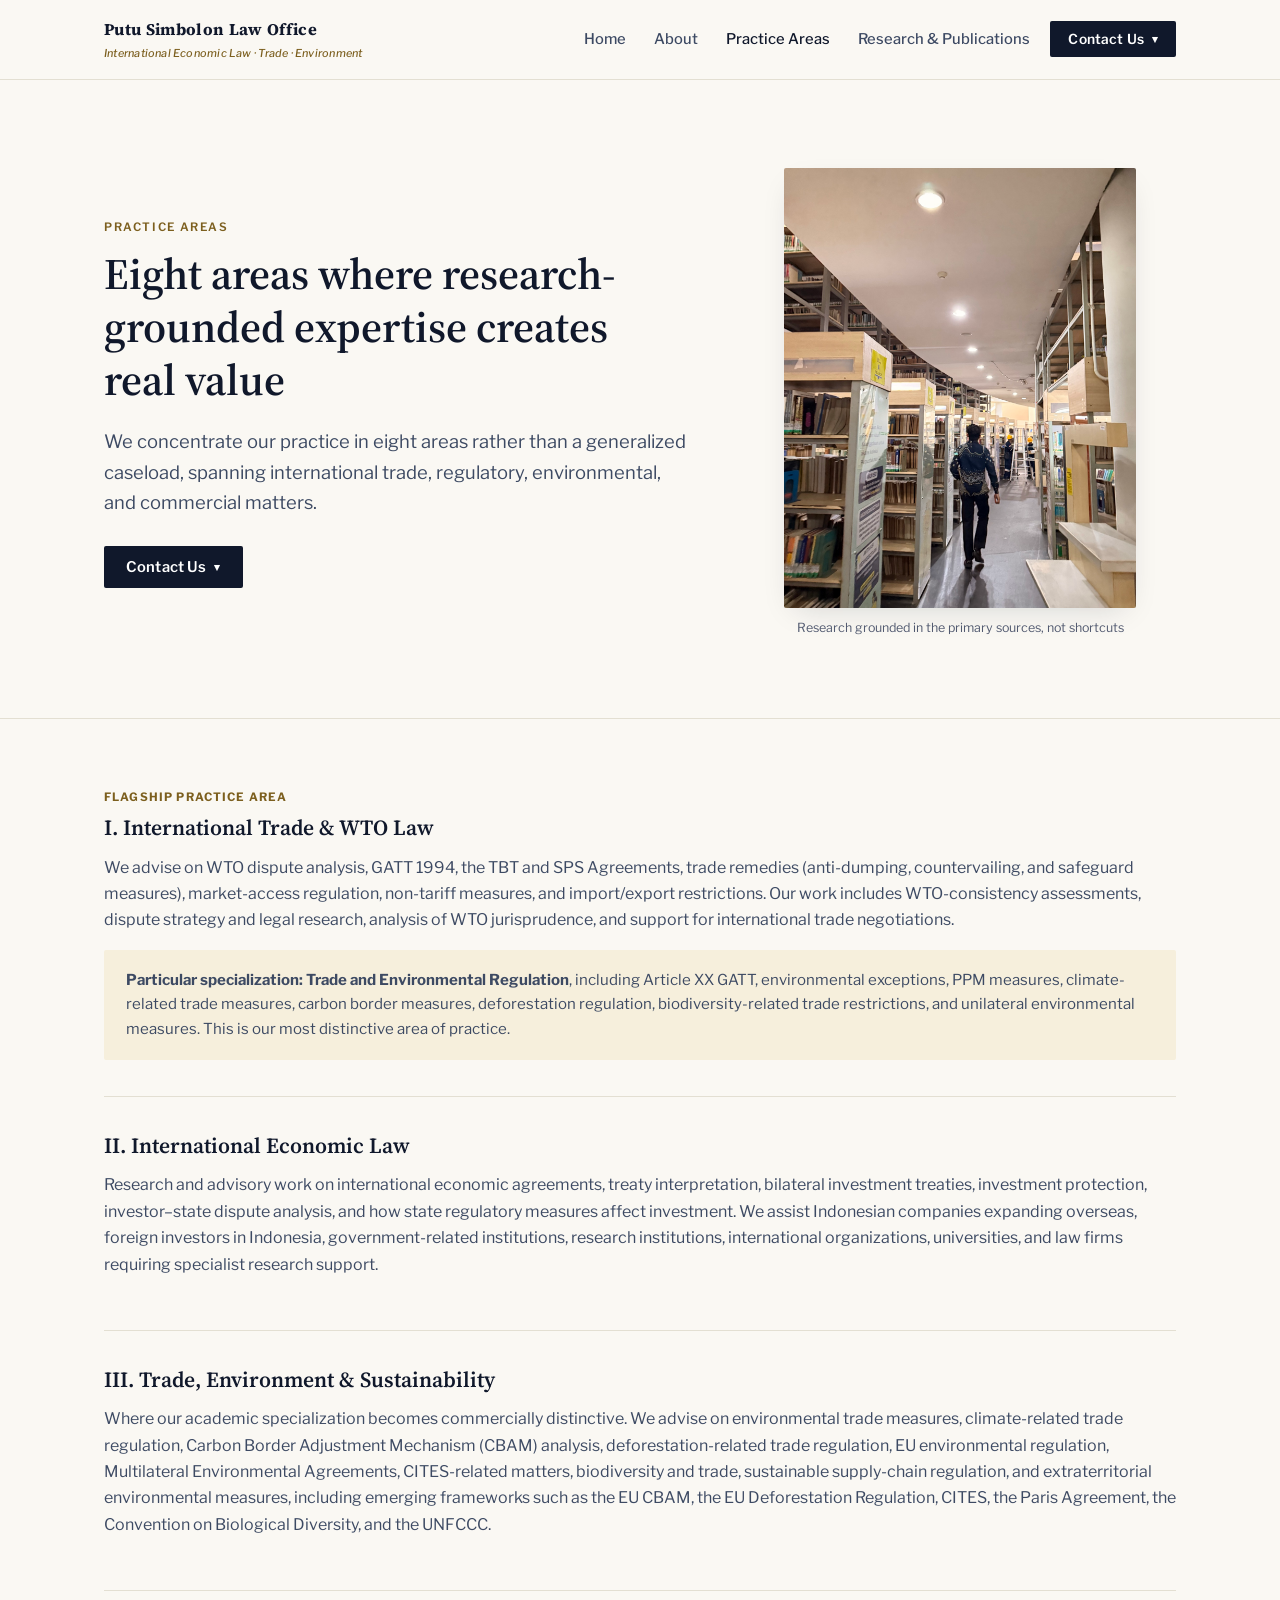
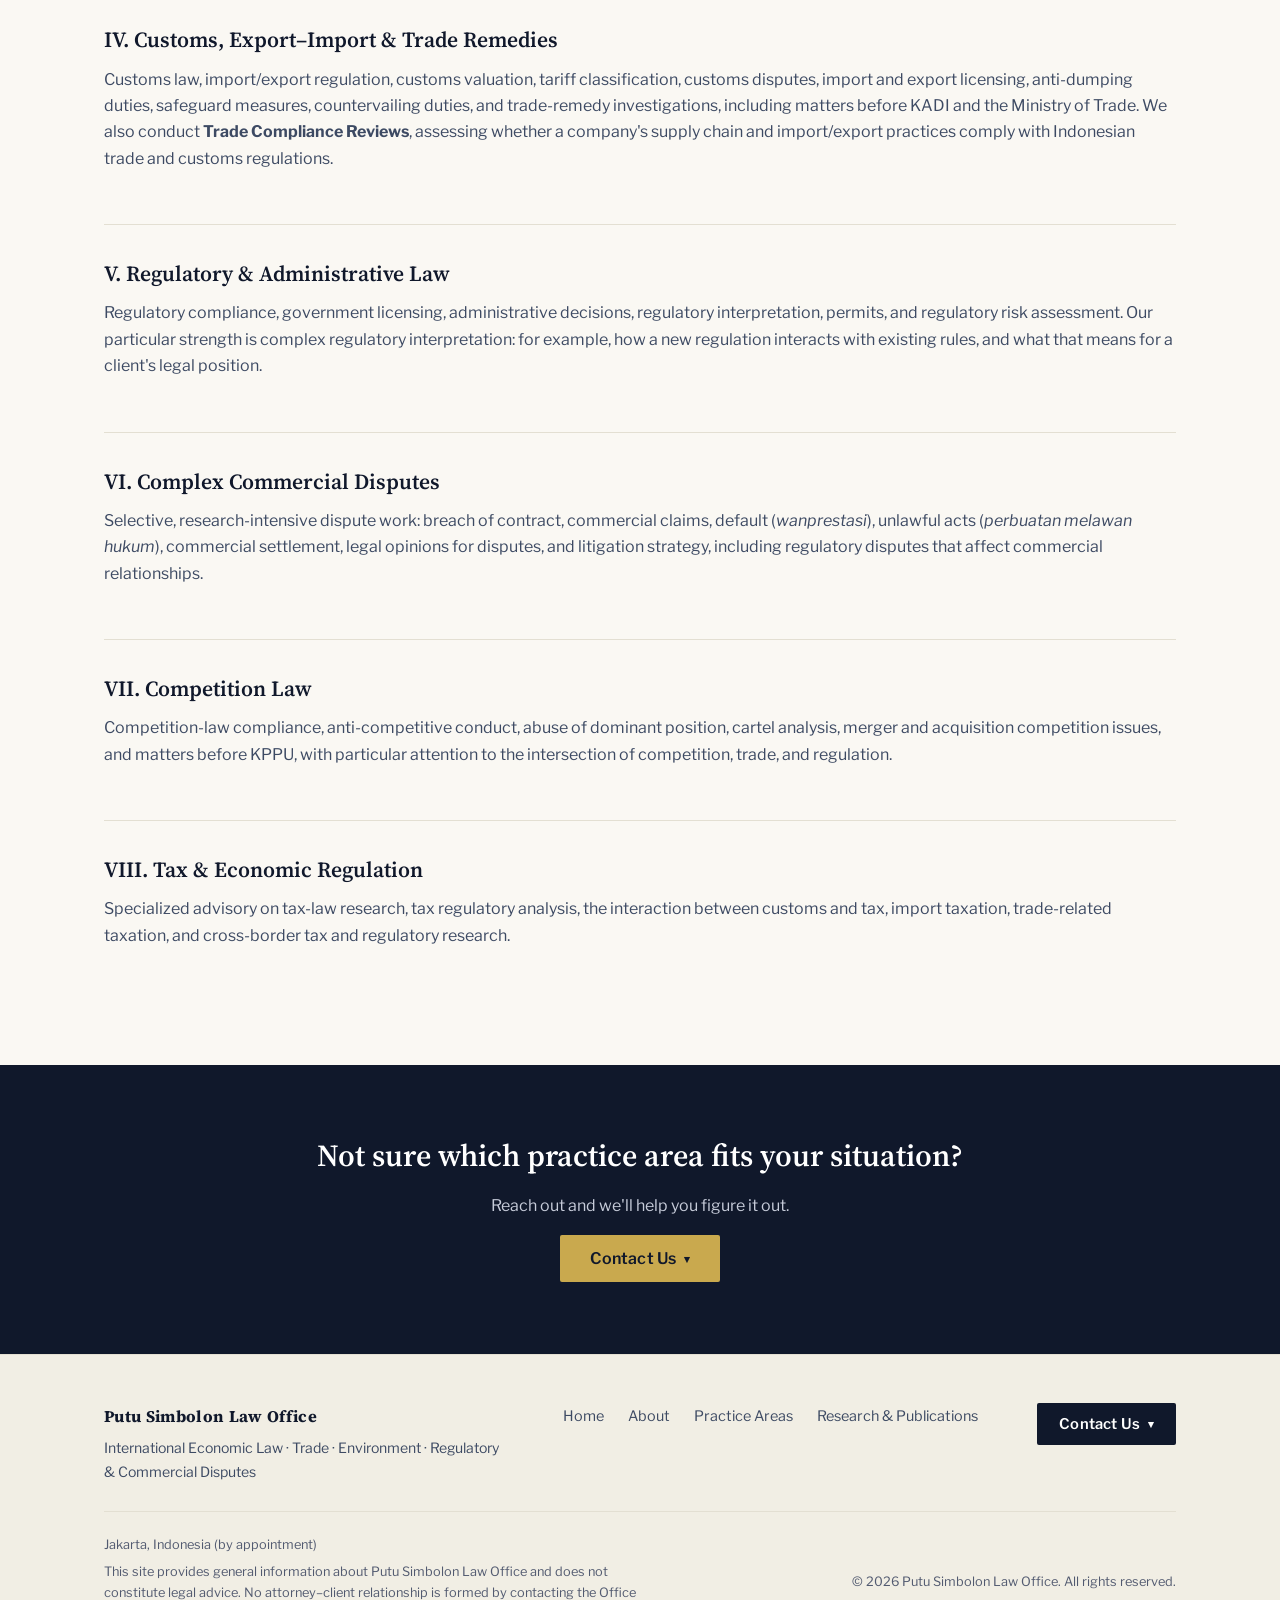
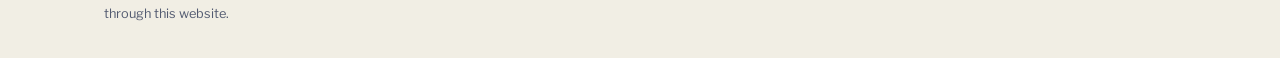
<file: practice-areas.html>
<!doctype html>
<html lang="en">
<head>
<meta charset="UTF-8">
<meta name="viewport" content="width=device-width, initial-scale=1.0">
<title>Practice Areas · Putu Simbolon Law Office</title>
<meta name="description" content="Eight practice areas: International Trade & WTO Law, International Economic Law, Trade Environment & Sustainability, Customs & Trade Remedies, Regulatory & Administrative Law, Complex Commercial Disputes, Competition Law, and Tax & Economic Regulation.">
<link rel="icon" type="image/png" href="favicon-32.png">
<link rel="apple-touch-icon" href="favicon-180.png">
<link rel="preconnect" href="https://fonts.googleapis.com">
<link rel="preconnect" href="https://fonts.gstatic.com" crossorigin>
<link href="https://fonts.googleapis.com/css2?family=Source+Serif+4:ital,wght@0,500;0,600;0,700;1,500&family=Libre+Franklin:wght@400;500;600;700&display=swap" rel="stylesheet">
<link rel="stylesheet" href="css/style.css">
</head>
<body>

<header class="site-header" data-nav-open="false">
  <nav class="nav">
    <a href="index.html" class="brand">Putu Simbolon Law Office<small>International Economic Law · Trade · Environment</small></a>
    <ul class="nav-links">
      <li><a href="index.html">Home</a></li>
      <li><a href="about.html">About</a></li>
      <li><a href="practice-areas.html" class="active">Practice Areas</a></li>
      <li><a href="research-policy.html">Research &amp; Publications</a></li>
    </ul>
    <div class="nav-right">
      <div class="contact" data-open="false">
        <button class="contact-toggle" type="button" aria-haspopup="true" aria-expanded="false">
          Contact Us <span class="chev">▾</span>
        </button>
        <div class="contact-panel">
          <a href="https://wa.me/6281139999789" target="_blank" rel="noopener"><span class="icon">💬</span> WhatsApp</a>
          <a href="mailto:c.simbolon9@gmail.com"><span class="icon">✉</span> Email</a>
        </div>
      </div>
      <button class="nav-toggle" type="button" aria-label="Toggle menu" aria-expanded="false"><span></span></button>
    </div>
  </nav>
</header>

<section class="hero">
  <div class="container">
    <div class="hero-copy">
      <span class="eyebrow">Practice Areas</span>
      <h1>Eight areas where research-grounded expertise creates real value</h1>
      <p class="lede">We concentrate our practice in eight areas rather than a generalized caseload, spanning international trade, regulatory, environmental, and commercial matters.</p>
      <div class="hero-cta">
        <div class="contact" data-open="false">
          <button class="contact-toggle" type="button" aria-haspopup="true" aria-expanded="false">
            Contact Us <span class="chev">▾</span>
          </button>
          <div class="contact-panel">
            <a href="https://wa.me/6281139999789" target="_blank" rel="noopener"><span class="icon">💬</span> WhatsApp</a>
            <a href="mailto:c.simbolon9@gmail.com"><span class="icon">✉</span> Email</a>
          </div>
        </div>
      </div>
    </div>
    <figure class="hero-media">
      <img src="images/founder-library.jpg" alt="Dr. (Cand.) Putu George Matthew Simbolon, S.H., M.H. walking through the law library stacks at Universitas Indonesia">
      <figcaption>Research grounded in the primary sources, not shortcuts</figcaption>
    </figure>
  </div>
</section>

<section class="block">
  <div class="container">
    <h2 class="visually-hidden">The Eight Practice Areas</h2>

    <div class="practice-item">
      <span class="flag">Flagship Practice Area</span>
      <h3>I. International Trade &amp; WTO Law</h3>
      <p>We advise on WTO dispute analysis, GATT 1994, the TBT and SPS Agreements, trade remedies (anti-dumping, countervailing, and safeguard measures), market-access regulation, non-tariff measures, and import/export restrictions. Our work includes WTO-consistency assessments, dispute strategy and legal research, analysis of WTO jurisprudence, and support for international trade negotiations.</p>
      <div class="specialization">
        <p><strong>Particular specialization: Trade and Environmental Regulation</strong>, including Article XX GATT, environmental exceptions, PPM measures, climate-related trade measures, carbon border measures, deforestation regulation, biodiversity-related trade restrictions, and unilateral environmental measures. This is our most distinctive area of practice.</p>
      </div>
    </div>

    <div class="practice-item">
      <h3>II. International Economic Law</h3>
      <p>Research and advisory work on international economic agreements, treaty interpretation, bilateral investment treaties, investment protection, investor–state dispute analysis, and how state regulatory measures affect investment. We assist Indonesian companies expanding overseas, foreign investors in Indonesia, government-related institutions, research institutions, international organizations, universities, and law firms requiring specialist research support.</p>
    </div>

    <div class="practice-item">
      <h3>III. Trade, Environment &amp; Sustainability</h3>
      <p>Where our academic specialization becomes commercially distinctive. We advise on environmental trade measures, climate-related trade regulation, Carbon Border Adjustment Mechanism (CBAM) analysis, deforestation-related trade regulation, EU environmental regulation, Multilateral Environmental Agreements, CITES-related matters, biodiversity and trade, sustainable supply-chain regulation, and extraterritorial environmental measures, including emerging frameworks such as the EU CBAM, the EU Deforestation Regulation, CITES, the Paris Agreement, the Convention on Biological Diversity, and the UNFCCC.</p>
    </div>

    <div class="practice-item">
      <h3>IV. Customs, Export–Import &amp; Trade Remedies</h3>
      <p>Customs law, import/export regulation, customs valuation, tariff classification, customs disputes, import and export licensing, anti-dumping duties, safeguard measures, countervailing duties, and trade-remedy investigations, including matters before KADI and the Ministry of Trade. We also conduct <strong>Trade Compliance Reviews</strong>, assessing whether a company's supply chain and import/export practices comply with Indonesian trade and customs regulations.</p>
    </div>

    <div class="practice-item">
      <h3>V. Regulatory &amp; Administrative Law</h3>
      <p>Regulatory compliance, government licensing, administrative decisions, regulatory interpretation, permits, and regulatory risk assessment. Our particular strength is complex regulatory interpretation: for example, how a new regulation interacts with existing rules, and what that means for a client's legal position.</p>
    </div>

    <div class="practice-item">
      <h3>VI. Complex Commercial Disputes</h3>
      <p>Selective, research-intensive dispute work: breach of contract, commercial claims, default (<em>wanprestasi</em>), unlawful acts (<em>perbuatan melawan hukum</em>), commercial settlement, legal opinions for disputes, and litigation strategy, including regulatory disputes that affect commercial relationships.</p>
    </div>

    <div class="practice-item">
      <h3>VII. Competition Law</h3>
      <p>Competition-law compliance, anti-competitive conduct, abuse of dominant position, cartel analysis, merger and acquisition competition issues, and matters before KPPU, with particular attention to the intersection of competition, trade, and regulation.</p>
    </div>

    <div class="practice-item">
      <h3>VIII. Tax &amp; Economic Regulation</h3>
      <p>Specialized advisory on tax-law research, tax regulatory analysis, the interaction between customs and tax, import taxation, trade-related taxation, and cross-border tax and regulatory research.</p>
    </div>

  </div>
</section>

<section class="cta-band">
  <div class="container">
    <h2>Not sure which practice area fits your situation?</h2>
    <p>Reach out and we'll help you figure it out.</p>
    <div class="contact center" data-open="false">
      <button class="contact-toggle" type="button" aria-haspopup="true" aria-expanded="false">
        Contact Us <span class="chev">▾</span>
      </button>
      <div class="contact-panel">
        <a href="https://wa.me/6281139999789" target="_blank" rel="noopener"><span class="icon">💬</span> WhatsApp</a>
        <a href="mailto:c.simbolon9@gmail.com"><span class="icon">✉</span> Email</a>
      </div>
    </div>
  </div>
</section>

<footer class="site-footer">
  <div class="container">
    <div class="footer-top">
      <div class="footer-brand">
        <a href="index.html" class="brand">Putu Simbolon Law Office</a>
        <p>International Economic Law · Trade · Environment · Regulatory &amp; Commercial Disputes</p>
      </div>
      <ul class="footer-nav">
        <li><a href="index.html">Home</a></li>
        <li><a href="about.html">About</a></li>
        <li><a href="practice-areas.html">Practice Areas</a></li>
        <li><a href="research-policy.html">Research &amp; Publications</a></li>
      </ul>
      <div class="contact" data-open="false">
        <button class="contact-toggle" type="button" aria-haspopup="true" aria-expanded="false">
          Contact Us <span class="chev">▾</span>
        </button>
        <div class="contact-panel">
          <a href="https://wa.me/6281139999789" target="_blank" rel="noopener"><span class="icon">💬</span> WhatsApp</a>
          <a href="mailto:c.simbolon9@gmail.com"><span class="icon">✉</span> Email</a>
        </div>
      </div>
    </div>
    <div class="footer-bottom">
      <div class="footer-meta">
        <p>Jakarta, Indonesia (by appointment)</p>
        <p>This site provides general information about Putu Simbolon Law Office and does not constitute legal advice. No attorney–client relationship is formed by contacting the Office through this website.</p>
      </div>
      <div class="footer-meta">© 2026 Putu Simbolon Law Office. All rights reserved.</div>
    </div>
  </div>
</footer>

<script src="js/main.js"></script>
</body>
</html>
</file>
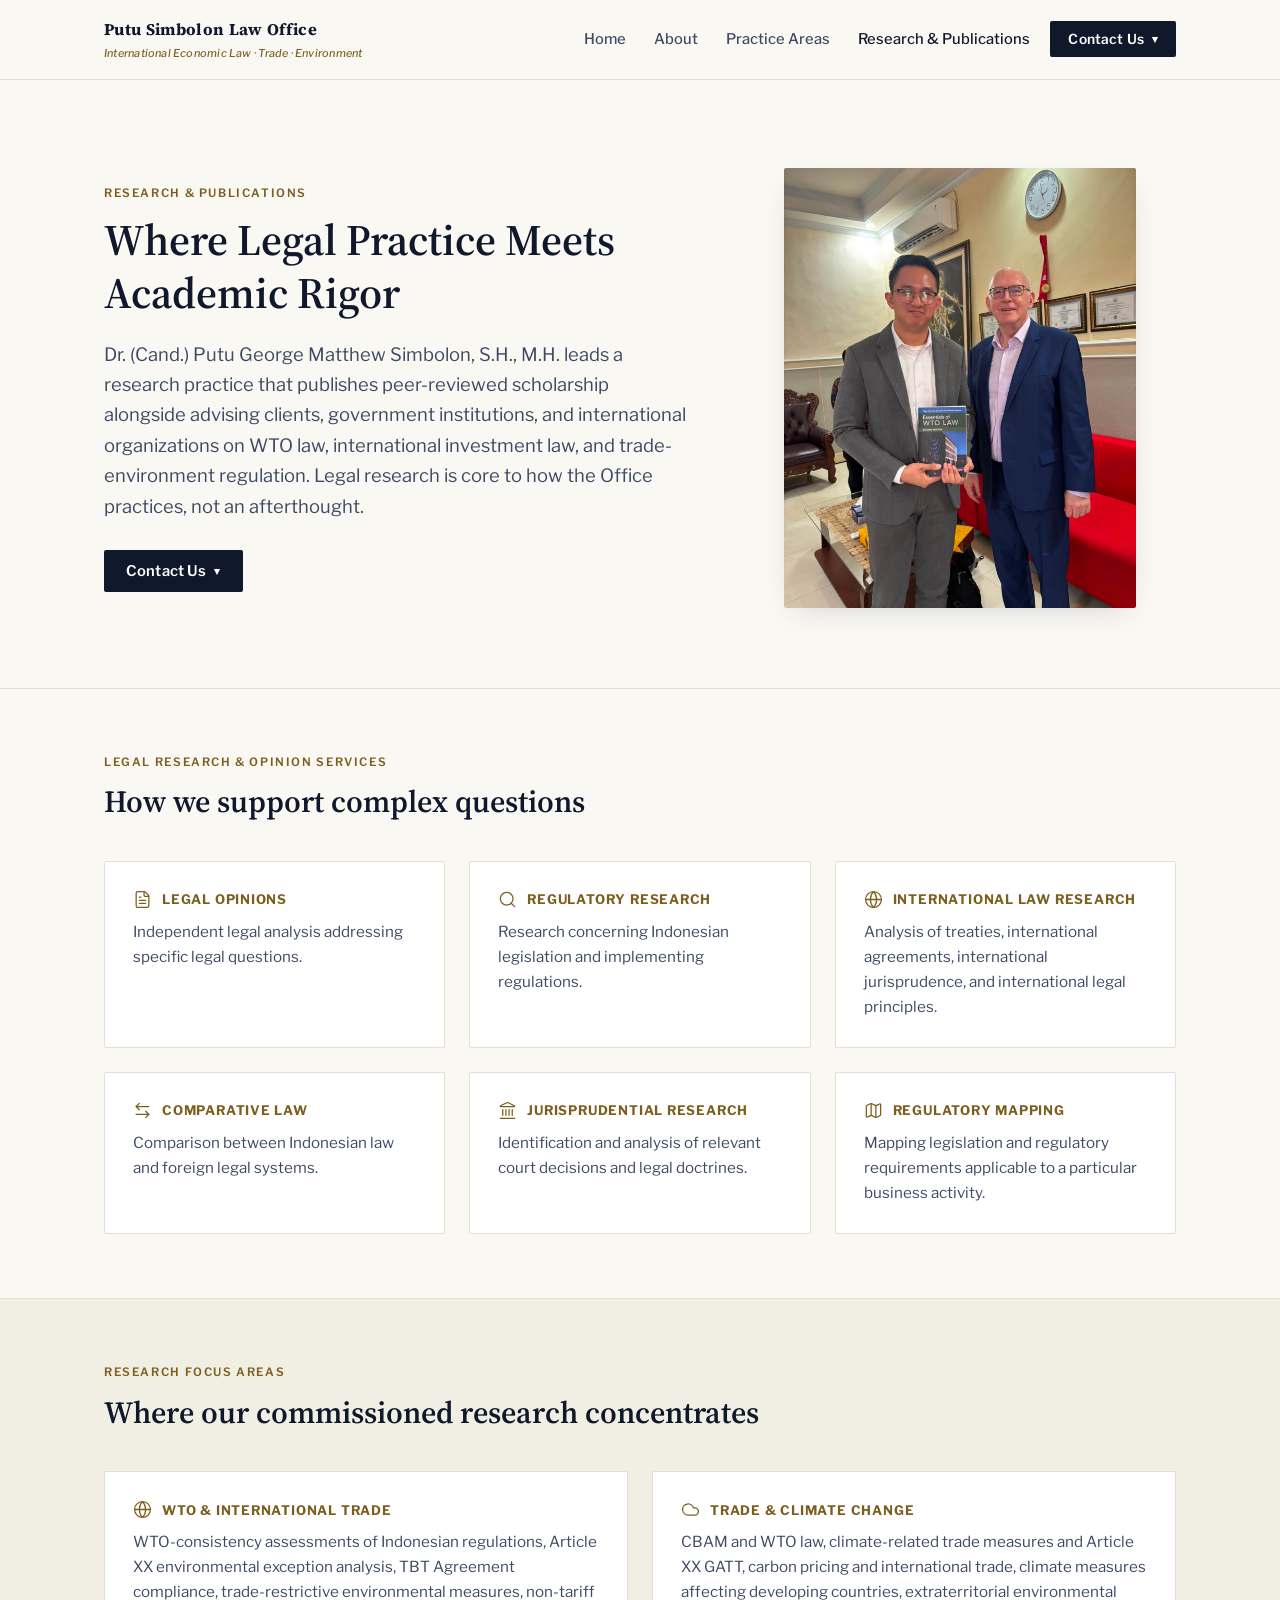
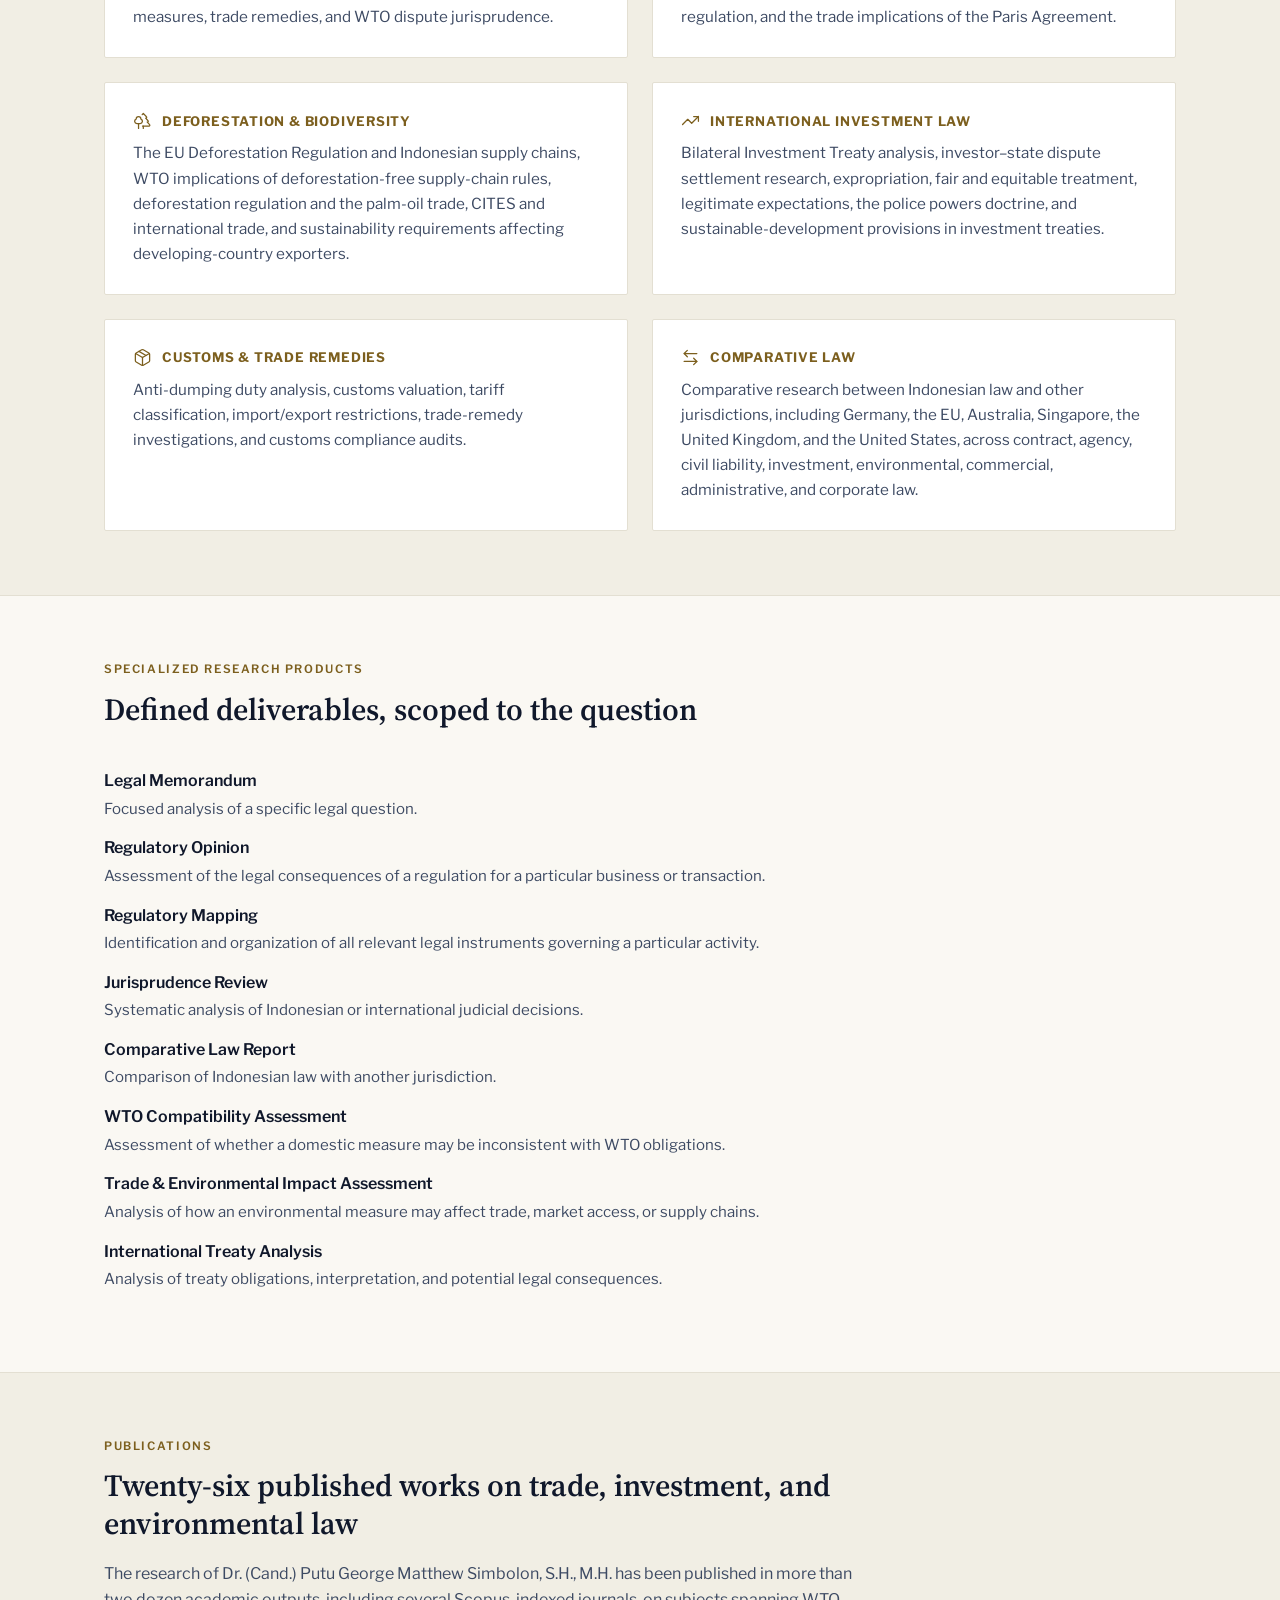
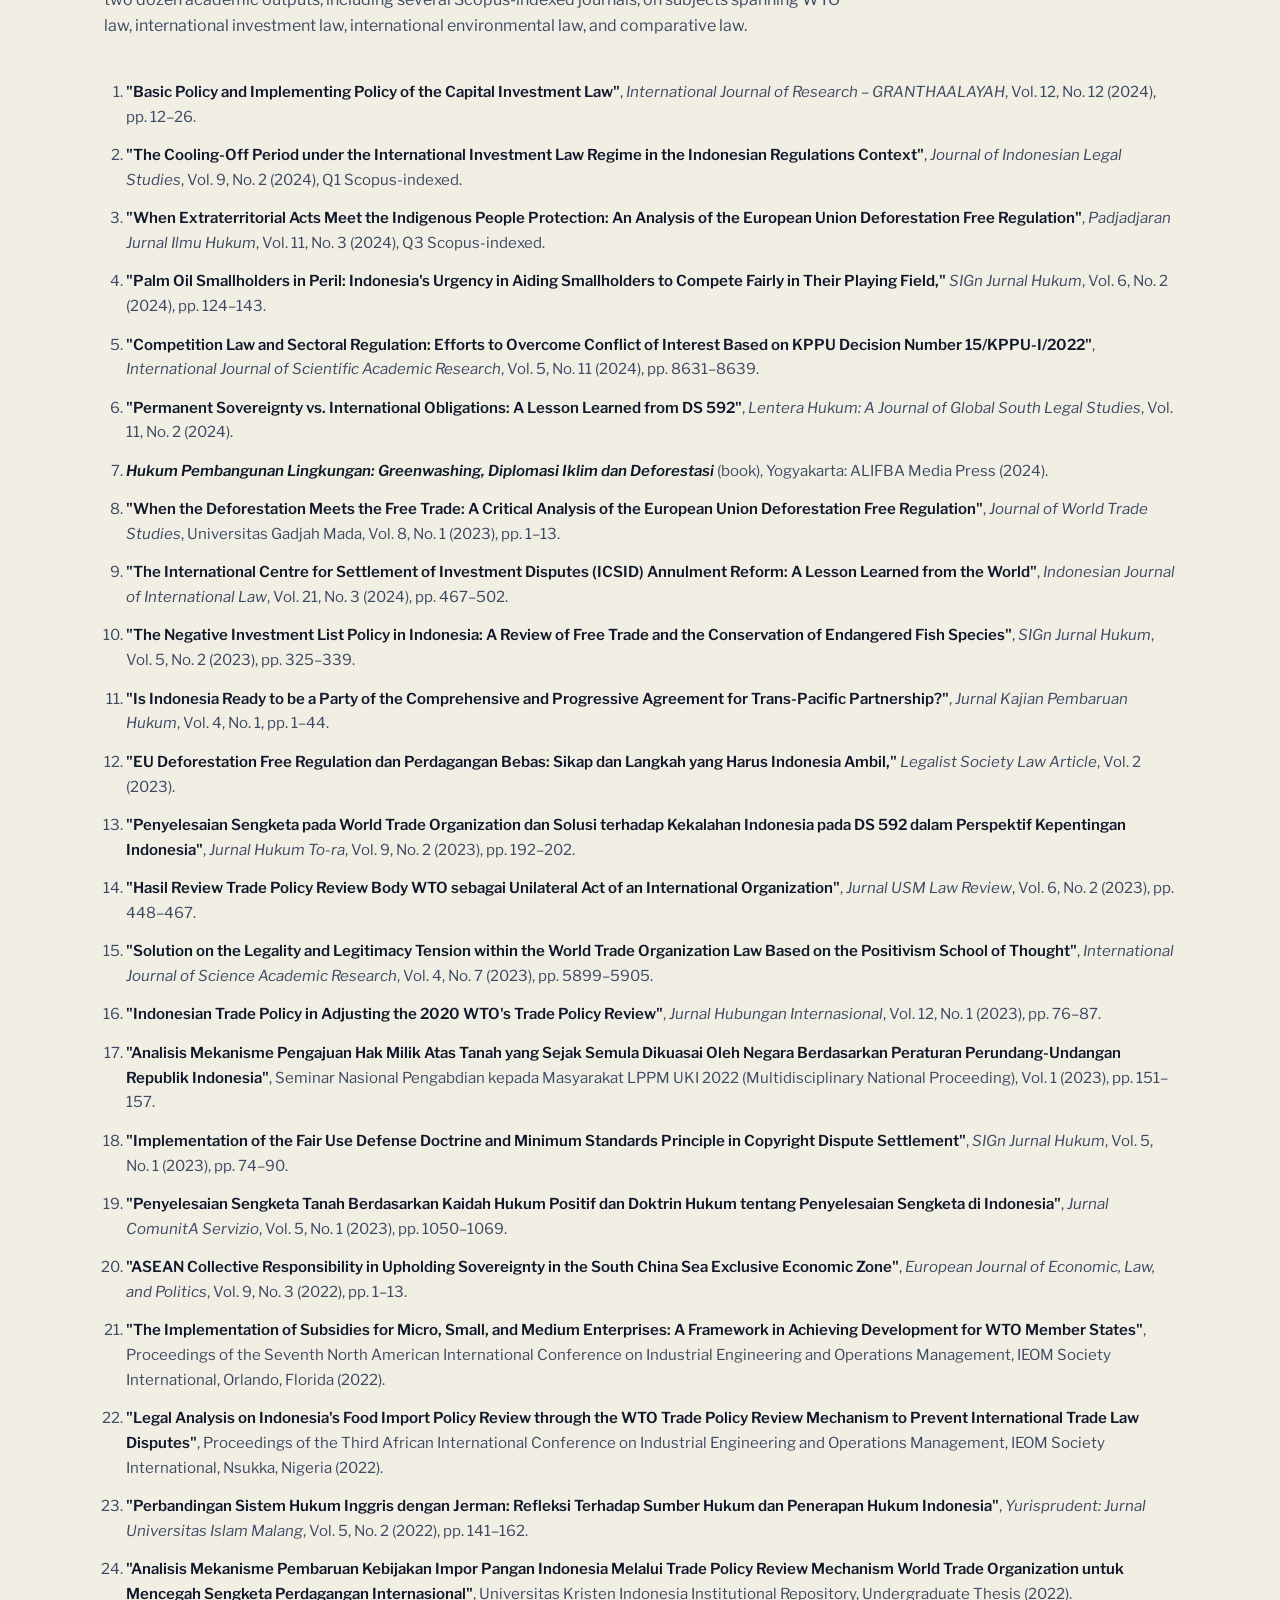
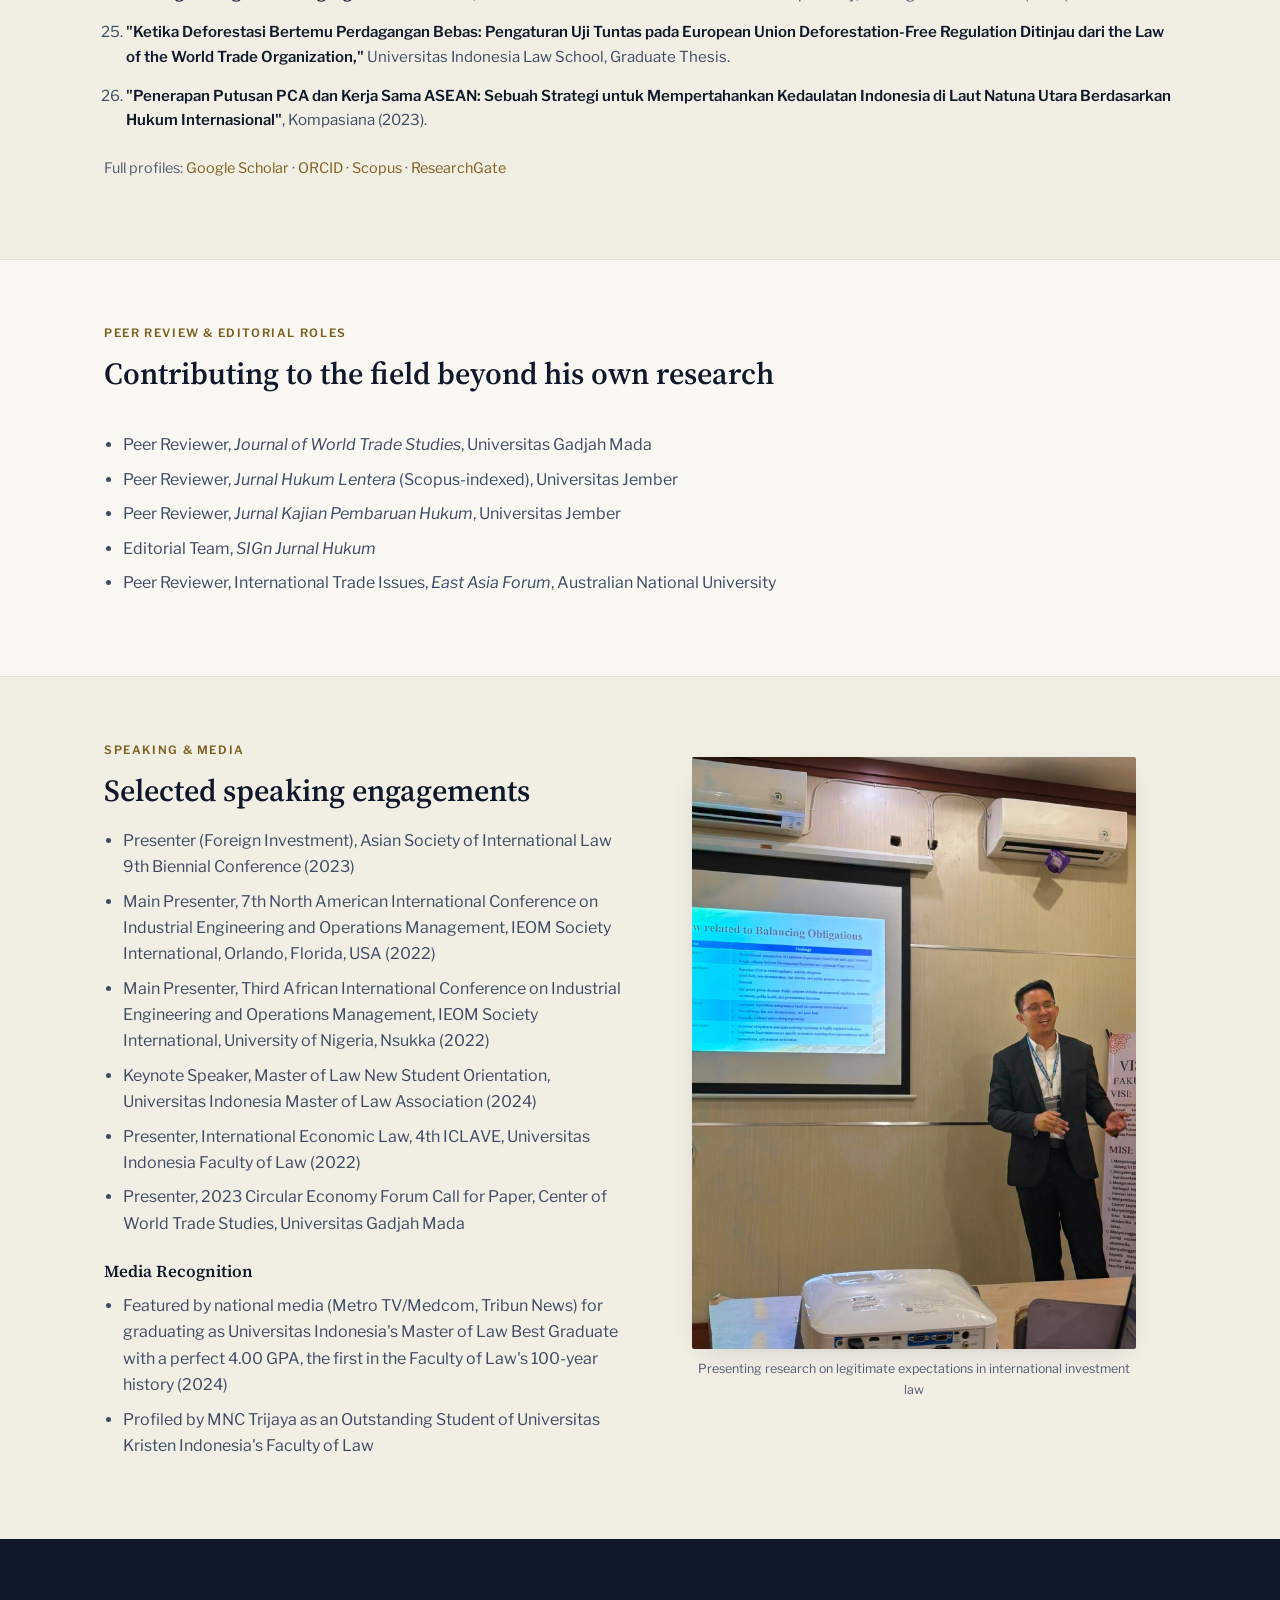
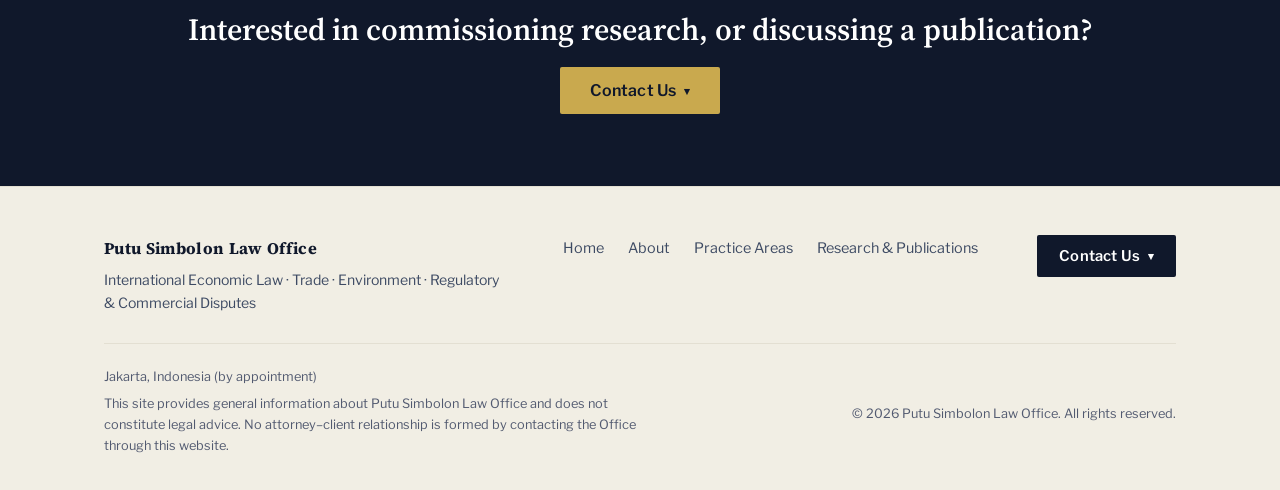
<file: research-policy.html>
<!doctype html>
<html lang="en">
<head>
<meta charset="UTF-8">
<meta name="viewport" content="width=device-width, initial-scale=1.0">
<title>Research &amp; Publications · Putu Simbolon Law Office</title>
<meta name="description" content="Specialized legal research, commissioned research projects, and the full body of published academic work by Dr. (Cand.) Putu George Matthew Simbolon, S.H., M.H. on WTO law, international investment law, and trade-environment regulation.">
<link rel="icon" type="image/png" href="favicon-32.png">
<link rel="apple-touch-icon" href="favicon-180.png">
<link rel="preconnect" href="https://fonts.googleapis.com">
<link rel="preconnect" href="https://fonts.gstatic.com" crossorigin>
<link href="https://fonts.googleapis.com/css2?family=Source+Serif+4:ital,wght@0,500;0,600;0,700;1,500&family=Libre+Franklin:wght@400;500;600;700&display=swap" rel="stylesheet">
<link rel="stylesheet" href="css/style.css">
</head>
<body>

<header class="site-header" data-nav-open="false">
  <nav class="nav">
    <a href="index.html" class="brand">Putu Simbolon Law Office<small>International Economic Law · Trade · Environment</small></a>
    <ul class="nav-links">
      <li><a href="index.html">Home</a></li>
      <li><a href="about.html">About</a></li>
      <li><a href="practice-areas.html">Practice Areas</a></li>
      <li><a href="research-policy.html" class="active">Research &amp; Publications</a></li>
    </ul>
    <div class="nav-right">
      <div class="contact" data-open="false">
        <button class="contact-toggle" type="button" aria-haspopup="true" aria-expanded="false">
          Contact Us <span class="chev">▾</span>
        </button>
        <div class="contact-panel">
          <a href="https://wa.me/6281139999789" target="_blank" rel="noopener"><span class="icon">💬</span> WhatsApp</a>
          <a href="mailto:c.simbolon9@gmail.com"><span class="icon">✉</span> Email</a>
        </div>
      </div>
      <button class="nav-toggle" type="button" aria-label="Toggle menu" aria-expanded="false"><span></span></button>
    </div>
  </nav>
</header>

<section class="hero">
  <div class="container">
    <div class="hero-copy">
      <span class="eyebrow">Research &amp; Publications</span>
      <h1>Where Legal Practice Meets Academic Rigor</h1>
      <p class="lede">Dr. (Cand.) Putu George Matthew Simbolon, S.H., M.H. leads a research practice that publishes peer-reviewed scholarship alongside advising clients, government institutions, and international organizations on WTO law, international investment law, and trade-environment regulation. Legal research is core to how the Office practices, not an afterthought.</p>
      <div class="hero-cta">
        <div class="contact" data-open="false">
          <button class="contact-toggle" type="button" aria-haspopup="true" aria-expanded="false">
            Contact Us <span class="chev">▾</span>
          </button>
          <div class="contact-panel">
            <a href="https://wa.me/6281139999789" target="_blank" rel="noopener"><span class="icon">💬</span> WhatsApp</a>
            <a href="mailto:c.simbolon9@gmail.com"><span class="icon">✉</span> Email</a>
          </div>
        </div>
      </div>
    </div>
    <figure class="hero-media">
      <img src="images/founder-wto-scholar.jpg" alt="Dr. (Cand.) Putu George Matthew Simbolon, S.H., M.H. holding a copy of Essentials of WTO Law">
    </figure>
  </div>
</section>

<section class="block">
  <div class="container">
    <div class="section-head">
      <span class="eyebrow">Legal Research &amp; Opinion Services</span>
      <h2>How we support complex questions</h2>
    </div>
    <div class="grid-3">
      <div class="card">
        <div class="card-head"><svg class="icon" aria-hidden="true" xmlns="http://www.w3.org/2000/svg" viewBox="0 0 24 24" fill="none" stroke="currentColor" stroke-width="2" stroke-linecap="round" stroke-linejoin="round"><path d="M6 22a2 2 0 0 1-2-2V4a2 2 0 0 1 2-2h8a2.4 2.4 0 0 1 1.704.706l3.588 3.588A2.4 2.4 0 0 1 20 8v12a2 2 0 0 1-2 2z"/><path d="M14 2v5a1 1 0 0 0 1 1h5"/><path d="M10 9H8"/><path d="M16 13H8"/><path d="M16 17H8"/></svg><h3>Legal Opinions</h3></div>
        <p>Independent legal analysis addressing specific legal questions.</p>
      </div>
      <div class="card">
        <div class="card-head"><svg class="icon" aria-hidden="true" xmlns="http://www.w3.org/2000/svg" viewBox="0 0 24 24" fill="none" stroke="currentColor" stroke-width="2" stroke-linecap="round" stroke-linejoin="round"><path d="m21 21-4.34-4.34"/><circle cx="11" cy="11" r="8"/></svg><h3>Regulatory Research</h3></div>
        <p>Research concerning Indonesian legislation and implementing regulations.</p>
      </div>
      <div class="card">
        <div class="card-head"><svg class="icon" aria-hidden="true" xmlns="http://www.w3.org/2000/svg" viewBox="0 0 24 24" fill="none" stroke="currentColor" stroke-width="2" stroke-linecap="round" stroke-linejoin="round"><circle cx="12" cy="12" r="10"/><path d="M12 2a14.5 14.5 0 0 0 0 20 14.5 14.5 0 0 0 0-20"/><path d="M2 12h20"/></svg><h3>International Law Research</h3></div>
        <p>Analysis of treaties, international agreements, international jurisprudence, and international legal principles.</p>
      </div>
      <div class="card">
        <div class="card-head"><svg class="icon" aria-hidden="true" xmlns="http://www.w3.org/2000/svg" viewBox="0 0 24 24" fill="none" stroke="currentColor" stroke-width="2" stroke-linecap="round" stroke-linejoin="round"><path d="M8 3 4 7l4 4"/><path d="M4 7h16"/><path d="m16 21 4-4-4-4"/><path d="M20 17H4"/></svg><h3>Comparative Law</h3></div>
        <p>Comparison between Indonesian law and foreign legal systems.</p>
      </div>
      <div class="card">
        <div class="card-head"><svg class="icon" aria-hidden="true" xmlns="http://www.w3.org/2000/svg" viewBox="0 0 24 24" fill="none" stroke="currentColor" stroke-width="2" stroke-linecap="round" stroke-linejoin="round"><path d="M10 18v-7"/><path d="M11.119 2.205a2 2 0 0 1 1.762 0l7.84 3.846A.5.5 0 0 1 20.5 7h-17a.5.5 0 0 1-.22-.949z"/><path d="M14 18v-7"/><path d="M18 18v-7"/><path d="M3 22h18"/><path d="M6 18v-7"/></svg><h3>Jurisprudential Research</h3></div>
        <p>Identification and analysis of relevant court decisions and legal doctrines.</p>
      </div>
      <div class="card">
        <div class="card-head"><svg class="icon" aria-hidden="true" xmlns="http://www.w3.org/2000/svg" viewBox="0 0 24 24" fill="none" stroke="currentColor" stroke-width="2" stroke-linecap="round" stroke-linejoin="round"><path d="M14.106 5.553a2 2 0 0 0 1.788 0l3.659-1.83A1 1 0 0 1 21 4.619v12.764a1 1 0 0 1-.553.894l-4.553 2.277a2 2 0 0 1-1.788 0l-4.212-2.106a2 2 0 0 0-1.788 0l-3.659 1.83A1 1 0 0 1 3 19.381V6.618a1 1 0 0 1 .553-.894l4.553-2.277a2 2 0 0 1 1.788 0z"/><path d="M15 5.764v15"/><path d="M9 3.236v15"/></svg><h3>Regulatory Mapping</h3></div>
        <p>Mapping legislation and regulatory requirements applicable to a particular business activity.</p>
      </div>
    </div>
  </div>
</section>

<section class="block alt">
  <div class="container">
    <div class="section-head">
      <span class="eyebrow">Research Focus Areas</span>
      <h2>Where our commissioned research concentrates</h2>
    </div>
    <div class="grid-2">
      <div class="card">
        <div class="card-head"><svg class="icon" aria-hidden="true" xmlns="http://www.w3.org/2000/svg" viewBox="0 0 24 24" fill="none" stroke="currentColor" stroke-width="2" stroke-linecap="round" stroke-linejoin="round"><circle cx="12" cy="12" r="10"/><path d="M12 2a14.5 14.5 0 0 0 0 20 14.5 14.5 0 0 0 0-20"/><path d="M2 12h20"/></svg><h3>WTO &amp; International Trade</h3></div>
        <p>WTO-consistency assessments of Indonesian regulations, Article XX environmental exception analysis, TBT Agreement compliance, trade-restrictive environmental measures, non-tariff measures, trade remedies, and WTO dispute jurisprudence.</p>
      </div>
      <div class="card">
        <div class="card-head"><svg class="icon" aria-hidden="true" xmlns="http://www.w3.org/2000/svg" viewBox="0 0 24 24" fill="none" stroke="currentColor" stroke-width="2" stroke-linecap="round" stroke-linejoin="round"><path d="M17.5 19H9a7 7 0 1 1 6.71-9h1.79a4.5 4.5 0 1 1 0 9Z"/></svg><h3>Trade &amp; Climate Change</h3></div>
        <p>CBAM and WTO law, climate-related trade measures and Article XX GATT, carbon pricing and international trade, climate measures affecting developing countries, extraterritorial environmental regulation, and the trade implications of the Paris Agreement.</p>
      </div>
      <div class="card">
        <div class="card-head"><svg class="icon" aria-hidden="true" xmlns="http://www.w3.org/2000/svg" viewBox="0 0 24 24" fill="none" stroke="currentColor" stroke-width="2" stroke-linecap="round" stroke-linejoin="round"><path d="M10 10v.2A3 3 0 0 1 8.9 16H5a3 3 0 0 1-1-5.8V10a3 3 0 0 1 6 0Z"/><path d="M7 16v6"/><path d="M13 19v3"/><path d="M12 19h8.3a1 1 0 0 0 .7-1.7L18 14h.3a1 1 0 0 0 .7-1.7L16 9h.2a1 1 0 0 0 .8-1.7L13 3l-1.4 1.5"/></svg><h3>Deforestation &amp; Biodiversity</h3></div>
        <p>The EU Deforestation Regulation and Indonesian supply chains, WTO implications of deforestation-free supply-chain rules, deforestation regulation and the palm-oil trade, CITES and international trade, and sustainability requirements affecting developing-country exporters.</p>
      </div>
      <div class="card">
        <div class="card-head"><svg class="icon" aria-hidden="true" xmlns="http://www.w3.org/2000/svg" viewBox="0 0 24 24" fill="none" stroke="currentColor" stroke-width="2" stroke-linecap="round" stroke-linejoin="round"><path d="M16 7h6v6"/><path d="m22 7-8.5 8.5-5-5L2 17"/></svg><h3>International Investment Law</h3></div>
        <p>Bilateral Investment Treaty analysis, investor–state dispute settlement research, expropriation, fair and equitable treatment, legitimate expectations, the police powers doctrine, and sustainable-development provisions in investment treaties.</p>
      </div>
      <div class="card">
        <div class="card-head"><svg class="icon" aria-hidden="true" xmlns="http://www.w3.org/2000/svg" viewBox="0 0 24 24" fill="none" stroke="currentColor" stroke-width="2" stroke-linecap="round" stroke-linejoin="round"><path d="M11 21.73a2 2 0 0 0 2 0l7-4A2 2 0 0 0 21 16V8a2 2 0 0 0-1-1.73l-7-4a2 2 0 0 0-2 0l-7 4A2 2 0 0 0 3 8v8a2 2 0 0 0 1 1.73z"/><path d="M12 22V12"/><polyline points="3.29 7 12 12 20.71 7"/><path d="m7.5 4.27 9 5.15"/></svg><h3>Customs &amp; Trade Remedies</h3></div>
        <p>Anti-dumping duty analysis, customs valuation, tariff classification, import/export restrictions, trade-remedy investigations, and customs compliance audits.</p>
      </div>
      <div class="card">
        <div class="card-head"><svg class="icon" aria-hidden="true" xmlns="http://www.w3.org/2000/svg" viewBox="0 0 24 24" fill="none" stroke="currentColor" stroke-width="2" stroke-linecap="round" stroke-linejoin="round"><path d="M8 3 4 7l4 4"/><path d="M4 7h16"/><path d="m16 21 4-4-4-4"/><path d="M20 17H4"/></svg><h3>Comparative Law</h3></div>
        <p>Comparative research between Indonesian law and other jurisdictions, including Germany, the EU, Australia, Singapore, the United Kingdom, and the United States, across contract, agency, civil liability, investment, environmental, commercial, administrative, and corporate law.</p>
      </div>
    </div>
  </div>
</section>

<section class="block">
  <div class="container">
    <div class="section-head">
      <span class="eyebrow">Specialized Research Products</span>
      <h2>Defined deliverables, scoped to the question</h2>
    </div>
    <dl class="definition-list">
      <dt>Legal Memorandum</dt>
      <dd>Focused analysis of a specific legal question.</dd>
      <dt>Regulatory Opinion</dt>
      <dd>Assessment of the legal consequences of a regulation for a particular business or transaction.</dd>
      <dt>Regulatory Mapping</dt>
      <dd>Identification and organization of all relevant legal instruments governing a particular activity.</dd>
      <dt>Jurisprudence Review</dt>
      <dd>Systematic analysis of Indonesian or international judicial decisions.</dd>
      <dt>Comparative Law Report</dt>
      <dd>Comparison of Indonesian law with another jurisdiction.</dd>
      <dt>WTO Compatibility Assessment</dt>
      <dd>Assessment of whether a domestic measure may be inconsistent with WTO obligations.</dd>
      <dt>Trade &amp; Environmental Impact Assessment</dt>
      <dd>Analysis of how an environmental measure may affect trade, market access, or supply chains.</dd>
      <dt>International Treaty Analysis</dt>
      <dd>Analysis of treaty obligations, interpretation, and potential legal consequences.</dd>
    </dl>
  </div>
</section>

<section class="block alt">
  <div class="container">
    <div class="section-head">
      <span class="eyebrow">Publications</span>
      <h2>Twenty-six published works on trade, investment, and environmental law</h2>
      <p>The research of Dr. (Cand.) Putu George Matthew Simbolon, S.H., M.H. has been published in more than two dozen academic outputs, including several Scopus-indexed journals, on subjects spanning WTO law, international investment law, international environmental law, and comparative law.</p>
    </div>
    <ol class="pub-list">
      <li><a href="https://www.granthaalayahpublication.org/journals/granthaalayah/article/view/5857" target="_blank" rel="noopener"><strong>"Basic Policy and Implementing Policy of the Capital Investment Law"</strong></a>, <em>International Journal of Research – GRANTHAALAYAH</em>, Vol. 12, No. 12 (2024), pp. 12–26.</li>
      <li><a href="https://journal.unnes.ac.id/journals/jils/article/view/19153" target="_blank" rel="noopener"><strong>"The Cooling-Off Period under the International Investment Law Regime in the Indonesian Regulations Context"</strong></a>, <em>Journal of Indonesian Legal Studies</em>, Vol. 9, No. 2 (2024), Q1 Scopus-indexed.</li>
      <li><a href="https://jurnal.unpad.ac.id/pjih/article/view/50527" target="_blank" rel="noopener"><strong>"When Extraterritorial Acts Meet the Indigenous People Protection: An Analysis of the European Union Deforestation Free Regulation"</strong></a>, <em>Padjadjaran Jurnal Ilmu Hukum</em>, Vol. 11, No. 3 (2024), Q3 Scopus-indexed.</li>
      <li><strong>"Palm Oil Smallholders in Peril: Indonesia's Urgency in Aiding Smallholders to Compete Fairly in Their Playing Field,"</strong> <em>SIGn Jurnal Hukum</em>, Vol. 6, No. 2 (2024), pp. 124–143.</li>
      <li><a href="https://scienceijsar.com/article/competition-law-and-sectoral-regulation-efforts-overcome-conflict-interest-based-kppu" target="_blank" rel="noopener"><strong>"Competition Law and Sectoral Regulation: Efforts to Overcome Conflict of Interest Based on KPPU Decision Number 15/KPPU-I/2022"</strong></a>, <em>International Journal of Scientific Academic Research</em>, Vol. 5, No. 11 (2024), pp. 8631–8639.</li>
      <li><a href="https://doi.org/10.19184/ejlh.v11i2.43342" target="_blank" rel="noopener"><strong>"Permanent Sovereignty vs. International Obligations: A Lesson Learned from DS 592"</strong></a>, <em>Lentera Hukum: A Journal of Global South Legal Studies</em>, Vol. 11, No. 2 (2024).</li>
      <li><strong><em>Hukum Pembangunan Lingkungan: Greenwashing, Diplomasi Iklim dan Deforestasi</em></strong> (book), Yogyakarta: ALIFBA Media Press (2024).</li>
      <li><a href="https://journal.ugm.ac.id/v3/JWTS/article/view/10059" target="_blank" rel="noopener"><strong>"When the Deforestation Meets the Free Trade: A Critical Analysis of the European Union Deforestation Free Regulation"</strong></a>, <em>Journal of World Trade Studies</em>, Universitas Gadjah Mada, Vol. 8, No. 1 (2023), pp. 1–13.</li>
      <li><a href="http://dx.doi.org/10.17304/ijil.vol21.3.1" target="_blank" rel="noopener"><strong>"The International Centre for Settlement of Investment Disputes (ICSID) Annulment Reform: A Lesson Learned from the World"</strong></a>, <em>Indonesian Journal of International Law</em>, Vol. 21, No. 3 (2024), pp. 467–502.</li>
      <li><a href="http://dx.doi.org/10.37276/sjh.v5i2.297" target="_blank" rel="noopener"><strong>"The Negative Investment List Policy in Indonesia: A Review of Free Trade and the Conservation of Endangered Fish Species"</strong></a>, <em>SIGn Jurnal Hukum</em>, Vol. 5, No. 2 (2023), pp. 325–339.</li>
      <li><a href="http://dx.doi.org/10.19184/jkph.v4i1.45699" target="_blank" rel="noopener"><strong>"Is Indonesia Ready to be a Party of the Comprehensive and Progressive Agreement for Trans-Pacific Partnership?"</strong></a>, <em>Jurnal Kajian Pembaruan Hukum</em>, Vol. 4, No. 1, pp. 1–44.</li>
      <li><strong>"EU Deforestation Free Regulation dan Perdagangan Bebas: Sikap dan Langkah yang Harus Indonesia Ambil,"</strong> <em>Legalist Society Law Article</em>, Vol. 2 (2023).</li>
      <li><a href="https://doi.org/10.55809/tora.v9i2.240" target="_blank" rel="noopener"><strong>"Penyelesaian Sengketa pada World Trade Organization dan Solusi terhadap Kekalahan Indonesia pada DS 592 dalam Perspektif Kepentingan Indonesia"</strong></a>, <em>Jurnal Hukum To-ra</em>, Vol. 9, No. 2 (2023), pp. 192–202.</li>
      <li><a href="http://dx.doi.org/10.26623/julr.v6i2.6981" target="_blank" rel="noopener"><strong>"Hasil Review Trade Policy Review Body WTO sebagai Unilateral Act of an International Organization"</strong></a>, <em>Jurnal USM Law Review</em>, Vol. 6, No. 2 (2023), pp. 448–467.</li>
      <li><a href="https://scienceijsar.com/article/solution-legality-and-legitimacy-tension-within-world-trade-organization-law-based" target="_blank" rel="noopener"><strong>"Solution on the Legality and Legitimacy Tension within the World Trade Organization Law Based on the Positivism School of Thought"</strong></a>, <em>International Journal of Science Academic Research</em>, Vol. 4, No. 7 (2023), pp. 5899–5905.</li>
      <li><a href="http://dx.doi.org/10.18196/jhi.v12i1.18038" target="_blank" rel="noopener"><strong>"Indonesian Trade Policy in Adjusting the 2020 WTO's Trade Policy Review"</strong></a>, <em>Jurnal Hubungan Internasional</em>, Vol. 12, No. 1 (2023), pp. 76–87.</li>
      <li><a href="https://publishing.impola.co.id/index.php/Prosiding/article/view/10" target="_blank" rel="noopener"><strong>"Analisis Mekanisme Pengajuan Hak Milik Atas Tanah yang Sejak Semula Dikuasai Oleh Negara Berdasarkan Peraturan Perundang-Undangan Republik Indonesia"</strong></a>, Seminar Nasional Pengabdian kepada Masyarakat LPPM UKI 2022 (Multidisciplinary National Proceeding), Vol. 1 (2023), pp. 151–157.</li>
      <li><a href="http://dx.doi.org/10.37276/sjh.v5i1.263" target="_blank" rel="noopener"><strong>"Implementation of the Fair Use Defense Doctrine and Minimum Standards Principle in Copyright Dispute Settlement"</strong></a>, <em>SIGn Jurnal Hukum</em>, Vol. 5, No. 1 (2023), pp. 74–90.</li>
      <li><a href="http://dx.doi.org/10.33541/cs.v5i1.4287" target="_blank" rel="noopener"><strong>"Penyelesaian Sengketa Tanah Berdasarkan Kaidah Hukum Positif dan Doktrin Hukum tentang Penyelesaian Sengketa di Indonesia"</strong></a>, <em>Jurnal ComunitA Servizio</em>, Vol. 5, No. 1 (2023), pp. 1050–1069.</li>
      <li><a href="http://dx.doi.org/10.19044/elp.v9no3a1" target="_blank" rel="noopener"><strong>"ASEAN Collective Responsibility in Upholding Sovereignty in the South China Sea Exclusive Economic Zone"</strong></a>, <em>European Journal of Economic, Law, and Politics</em>, Vol. 9, No. 3 (2022), pp. 1–13.</li>
      <li><a href="https://doi.org/10.46254/NA07.20220397" target="_blank" rel="noopener"><strong>"The Implementation of Subsidies for Micro, Small, and Medium Enterprises: A Framework in Achieving Development for WTO Member States"</strong></a>, Proceedings of the Seventh North American International Conference on Industrial Engineering and Operations Management, IEOM Society International, Orlando, Florida (2022).</li>
      <li><a href="https://doi.org/10.46254/AF03.20220399" target="_blank" rel="noopener"><strong>"Legal Analysis on Indonesia's Food Import Policy Review through the WTO Trade Policy Review Mechanism to Prevent International Trade Law Disputes"</strong></a>, Proceedings of the Third African International Conference on Industrial Engineering and Operations Management, IEOM Society International, Nsukka, Nigeria (2022).</li>
      <li><a href="http://dx.doi.org/10.33474/yur.v5i2.11114" target="_blank" rel="noopener"><strong>"Perbandingan Sistem Hukum Inggris dengan Jerman: Refleksi Terhadap Sumber Hukum dan Penerapan Hukum Indonesia"</strong></a>, <em>Yurisprudent: Jurnal Universitas Islam Malang</em>, Vol. 5, No. 2 (2022), pp. 141–162.</li>
      <li><a href="http://repository.uki.ac.id/7063/" target="_blank" rel="noopener"><strong>"Analisis Mekanisme Pembaruan Kebijakan Impor Pangan Indonesia Melalui Trade Policy Review Mechanism World Trade Organization untuk Mencegah Sengketa Perdagangan Internasional"</strong></a>, Universitas Kristen Indonesia Institutional Repository, Undergraduate Thesis (2022).</li>
      <li><strong>"Ketika Deforestasi Bertemu Perdagangan Bebas: Pengaturan Uji Tuntas pada European Union Deforestation-Free Regulation Ditinjau dari the Law of the World Trade Organization,"</strong> Universitas Indonesia Law School, Graduate Thesis.</li>
      <li><a href="https://www.kompasiana.com/matthewsimbolon8336/6655f598ed641528a4289c52/penerapan-putusan-pca-dan-kerjasama-asean-sebuah-strategi-untuk-mempertahankan-kedaulatan-indonesia-di-laut-natuna-utara" target="_blank" rel="noopener"><strong>"Penerapan Putusan PCA dan Kerja Sama ASEAN: Sebuah Strategi untuk Mempertahankan Kedaulatan Indonesia di Laut Natuna Utara Berdasarkan Hukum Internasional"</strong></a>, Kompasiana (2023).</li>
    </ol>
    <p class="profile-links">Full profiles: <a href="https://scholar.google.com/citations?hl=id&view_op=list_works&authuser=1&user=XApgsawAAAAJ" target="_blank" rel="noopener">Google Scholar</a> · <a href="https://orcid.org/0009-0001-0591-3699" target="_blank" rel="noopener">ORCID</a> · <a href="https://www.scopus.com/authid/detail.uri?authorId=59133598400" target="_blank" rel="noopener">Scopus</a> · <a href="https://www.researchgate.net/profile/Putu-Simbolon" target="_blank" rel="noopener">ResearchGate</a></p>
  </div>
</section>

<section class="block">
  <div class="container">
    <div class="section-head">
      <span class="eyebrow">Peer Review &amp; Editorial Roles</span>
      <h2>Contributing to the field beyond his own research</h2>
    </div>
    <ul class="clean">
      <li>Peer Reviewer, <em>Journal of World Trade Studies</em>, Universitas Gadjah Mada</li>
      <li>Peer Reviewer, <em>Jurnal Hukum Lentera</em> (Scopus-indexed), Universitas Jember</li>
      <li>Peer Reviewer, <em>Jurnal Kajian Pembaruan Hukum</em>, Universitas Jember</li>
      <li>Editorial Team, <em>SIGn Jurnal Hukum</em></li>
      <li>Peer Reviewer, International Trade Issues, <em>East Asia Forum</em>, Australian National University</li>
    </ul>
  </div>
</section>

<section class="block alt">
  <div class="container">
    <div class="grid-2" style="align-items:start;">
      <div>
        <span class="eyebrow">Speaking &amp; Media</span>
        <h2>Selected speaking engagements</h2>
        <ul class="clean">
          <li>Presenter (Foreign Investment), Asian Society of International Law 9th Biennial Conference (2023)</li>
          <li>Main Presenter, 7th North American International Conference on Industrial Engineering and Operations Management, IEOM Society International, Orlando, Florida, USA (2022)</li>
          <li>Main Presenter, Third African International Conference on Industrial Engineering and Operations Management, IEOM Society International, University of Nigeria, Nsukka (2022)</li>
          <li>Keynote Speaker, Master of Law New Student Orientation, Universitas Indonesia Master of Law Association (2024)</li>
          <li>Presenter, International Economic Law, 4th ICLAVE, Universitas Indonesia Faculty of Law (2022)</li>
          <li>Presenter, 2023 Circular Economy Forum Call for Paper, Center of World Trade Studies, Universitas Gadjah Mada</li>
        </ul>
        <h3 style="font-family:var(--serif);text-transform:none;letter-spacing:0;color:var(--ink);font-size:1.05rem;margin-top:1.5em;">Media Recognition</h3>
        <ul class="clean">
          <li>Featured by national media (Metro TV/Medcom, Tribun News) for graduating as Universitas Indonesia's Master of Law Best Graduate with a perfect 4.00 GPA, the first in the Faculty of Law's 100-year history (2024)</li>
          <li>Profiled by MNC Trijaya as an Outstanding Student of Universitas Kristen Indonesia's Faculty of Law</li>
        </ul>
      </div>
      <figure class="founder-media">
        <img src="images/founder-speaking-lecture.jpg" alt="Dr. (Cand.) Putu George Matthew Simbolon, S.H., M.H. presenting research at an academic conference">
        <figcaption>Presenting research on legitimate expectations in international investment law</figcaption>
      </figure>
    </div>
  </div>
</section>

<section class="cta-band">
  <div class="container">
    <h2>Interested in commissioning research, or discussing a publication?</h2>
    <div class="contact center" data-open="false">
      <button class="contact-toggle" type="button" aria-haspopup="true" aria-expanded="false">
        Contact Us <span class="chev">▾</span>
      </button>
      <div class="contact-panel">
        <a href="https://wa.me/6281139999789" target="_blank" rel="noopener"><span class="icon">💬</span> WhatsApp</a>
        <a href="mailto:c.simbolon9@gmail.com"><span class="icon">✉</span> Email</a>
      </div>
    </div>
  </div>
</section>

<footer class="site-footer">
  <div class="container">
    <div class="footer-top">
      <div class="footer-brand">
        <a href="index.html" class="brand">Putu Simbolon Law Office</a>
        <p>International Economic Law · Trade · Environment · Regulatory &amp; Commercial Disputes</p>
      </div>
      <ul class="footer-nav">
        <li><a href="index.html">Home</a></li>
        <li><a href="about.html">About</a></li>
        <li><a href="practice-areas.html">Practice Areas</a></li>
        <li><a href="research-policy.html">Research &amp; Publications</a></li>
      </ul>
      <div class="contact" data-open="false">
        <button class="contact-toggle" type="button" aria-haspopup="true" aria-expanded="false">
          Contact Us <span class="chev">▾</span>
        </button>
        <div class="contact-panel">
          <a href="https://wa.me/6281139999789" target="_blank" rel="noopener"><span class="icon">💬</span> WhatsApp</a>
          <a href="mailto:c.simbolon9@gmail.com"><span class="icon">✉</span> Email</a>
        </div>
      </div>
    </div>
    <div class="footer-bottom">
      <div class="footer-meta">
        <p>Jakarta, Indonesia (by appointment)</p>
        <p>This site provides general information about Putu Simbolon Law Office and does not constitute legal advice. No attorney–client relationship is formed by contacting the Office through this website.</p>
      </div>
      <div class="footer-meta">© 2026 Putu Simbolon Law Office. All rights reserved.</div>
    </div>
  </div>
</footer>

<script src="js/main.js"></script>
</body>
</html>
</file>
<file: css/style.css>
/* Putu Simbolon Law Office stylesheet */

:root {
  --ink: #10182B;
  --ink-soft: #3D4A63;
  --ink-faint: #525A70;
  --bg: #FAF8F3;
  --surface: #FFFFFF;
  --surface-alt: #F1EEE4;
  --border: #E3DFD2;
  --accent: #7C5F1E;
  --accent-soft: #C9A94E;
  --accent-bg: #F6EFDC;
  --whatsapp: #1F8A57;
  --max-width: 1120px;
  --radius: 2px;
  --shadow: 0 10px 30px -12px rgba(16, 24, 43, 0.18);
  --serif: "Source Serif 4", "Georgia", serif;
  --sans: "Libre Franklin", -apple-system, BlinkMacSystemFont, "Segoe UI", sans-serif;
}

* { box-sizing: border-box; }

.visually-hidden {
  position: absolute;
  width: 1px;
  height: 1px;
  padding: 0;
  margin: -1px;
  overflow: hidden;
  clip: rect(0, 0, 0, 0);
  white-space: nowrap;
  border: 0;
}

html { scroll-behavior: smooth; }

body {
  margin: 0;
  font-family: var(--sans);
  color: var(--ink);
  background: var(--bg);
  line-height: 1.65;
  -webkit-font-smoothing: antialiased;
}

img { max-width: 100%; display: block; }

a {
  color: var(--accent);
  text-decoration: none;
}
a:hover { text-decoration: underline; }

h1, h2, h3, h4 {
  font-family: var(--serif);
  font-weight: 600;
  line-height: 1.22;
  color: var(--ink);
  margin: 0 0 0.6em;
}

h1 { font-size: clamp(2rem, 3.4vw, 2.9rem); }
h2 { font-size: clamp(1.5rem, 2.4vw, 2rem); }
h3 { font-size: 1.2rem; }

p { margin: 0 0 1em; color: var(--ink-soft); }

.container {
  max-width: var(--max-width);
  margin: 0 auto;
  padding: 0 24px;
}

.eyebrow {
  font-family: var(--sans);
  text-transform: uppercase;
  letter-spacing: 0.14em;
  font-size: 0.72rem;
  font-weight: 600;
  color: var(--accent);
  margin: 0 0 1em;
  display: block;
}

/* Longer descriptive lines read poorly in full caps. Keep the label
   feel via italic + letter-spacing instead of uppercase. */
.eyebrow.tagline {
  text-transform: none;
  font-style: italic;
  font-weight: 500;
  letter-spacing: 0.01em;
  font-size: 0.9rem;
}

.lede {
  font-size: 1.15rem;
  color: var(--ink-soft);
  max-width: 62ch;
}

/* ---------- Header / Nav ---------- */

.site-header {
  position: sticky;
  top: 0;
  z-index: 100;
  background: rgba(250, 248, 243, 0.92);
  backdrop-filter: saturate(160%) blur(8px);
  border-bottom: 1px solid var(--border);
}

.nav {
  display: flex;
  align-items: center;
  justify-content: space-between;
  padding: 16px 24px;
  max-width: var(--max-width);
  margin: 0 auto;
  gap: 20px;
}

.brand {
  font-family: var(--serif);
  font-weight: 700;
  font-size: 1.02rem;
  letter-spacing: 0.02em;
  color: var(--ink);
  white-space: nowrap;
  overflow: hidden;
  text-overflow: ellipsis;
  min-width: 0;
  flex: 1 1 auto;
}
.brand:hover { text-decoration: none; }
.brand small {
  display: block;
  font-family: var(--sans);
  font-weight: 500;
  font-style: italic;
  font-size: 0.68rem;
  letter-spacing: 0.02em;
  color: var(--accent);
  margin-top: 2px;
  overflow: hidden;
  text-overflow: ellipsis;
}

.nav-links {
  display: flex;
  align-items: center;
  gap: 28px;
  list-style: none;
  margin: 0;
  padding: 0;
}

.nav-links a {
  color: var(--ink-soft);
  font-size: 0.92rem;
  font-weight: 500;
  white-space: nowrap;
}
.nav-links a:hover { color: var(--ink); text-decoration: none; }
.nav-links a.active { color: var(--ink); }

.nav-right {
  display: flex;
  align-items: center;
  gap: 18px;
  flex-shrink: 0;
}

.nav-toggle {
  display: none;
  background: none;
  border: 1px solid var(--border);
  border-radius: var(--radius);
  padding: 8px 10px;
  cursor: pointer;
}
.nav-toggle span,
.nav-toggle span::before,
.nav-toggle span::after {
  display: block;
  width: 20px;
  height: 2px;
  background: var(--ink);
  position: relative;
  transition: 0.2s;
}
.nav-toggle span::before,
.nav-toggle span::after { content: ""; position: absolute; }
.nav-toggle span::before { top: -6px; }
.nav-toggle span::after { top: 6px; }

/* ---------- Contact button component ---------- */

.contact {
  position: relative;
  display: inline-block;
}

.contact-toggle {
  display: inline-flex;
  align-items: center;
  gap: 8px;
  background: var(--ink);
  color: #fff;
  border: none;
  padding: 12px 22px;
  font-family: var(--sans);
  font-size: 0.92rem;
  font-weight: 600;
  letter-spacing: 0.01em;
  border-radius: var(--radius);
  cursor: pointer;
  transition: background 0.15s ease;
}
.contact-toggle:hover { background: #232F4A; }
.contact-toggle .chev {
  font-size: 0.7rem;
  transition: transform 0.18s ease;
}
.contact[data-open="true"] .contact-toggle .chev { transform: rotate(180deg); }

.nav-right .contact-toggle {
  padding: 10px 18px;
  font-size: 0.86rem;
}

.contact-panel {
  position: absolute;
  top: calc(100% + 8px);
  right: 0;
  min-width: 220px;
  background: var(--surface);
  border: 1px solid var(--border);
  border-radius: var(--radius);
  box-shadow: var(--shadow);
  padding: 8px;
  display: none;
  flex-direction: column;
  gap: 4px;
  z-index: 200;
}
.contact[data-open="true"] .contact-panel { display: flex; }

.contact-panel a {
  display: flex;
  align-items: center;
  gap: 10px;
  padding: 10px 12px;
  border-radius: var(--radius);
  color: var(--ink);
  font-size: 0.9rem;
  font-weight: 500;
}
.contact-panel a:hover {
  background: var(--surface-alt);
  text-decoration: none;
}
.contact-panel .icon {
  width: 18px;
  text-align: center;
}

/* Center variant, used in hero / closing bands */
.contact.center { display: block; text-align: center; }
.contact.center .contact-panel {
  left: 50%;
  right: auto;
  transform: translateX(-50%);
}
.contact.center .contact-toggle {
  padding: 14px 30px;
  font-size: 1rem;
}

/* ---------- Hero ---------- */

.hero {
  padding: 72px 0 64px;
  border-bottom: 1px solid var(--border);
}

.hero .container {
  display: grid;
  grid-template-columns: 1.15fr 0.85fr;
  gap: 56px;
  align-items: center;
}

.hero.no-media .container { grid-template-columns: 1fr; }
.hero.no-media .hero-copy { max-width: 78ch; }

.hero-copy h1 { margin-bottom: 0.45em; }

.hero-media {
  position: relative;
}
.hero-media img {
  width: 100%;
  aspect-ratio: 4 / 5;
  object-fit: cover;
  border-radius: var(--radius);
  box-shadow: var(--shadow);
}
.hero-media figcaption {
  margin-top: 10px;
  font-size: 0.78rem;
  color: var(--ink-faint);
  text-align: center;
}

.hero-cta { margin-top: 28px; }

/* Sub-page hero (shorter, no media) */
.page-hero {
  padding: 56px 0 48px;
  border-bottom: 1px solid var(--border);
}
.page-hero .lede { margin-top: 6px; }
.page-hero .hero-cta { margin-top: 24px; }

/* ---------- Section ---------- */

section.block {
  padding: 64px 0;
}
section.block.alt {
  background: var(--surface-alt);
}
section.block + section.block {
  border-top: 1px solid var(--border);
}
section.block.alt + section.block.alt { border-top: none; }

.section-head { max-width: 68ch; margin-bottom: 40px; }

/* ---------- Cards / grids ---------- */

.grid-3 {
  display: grid;
  grid-template-columns: repeat(3, 1fr);
  gap: 24px;
}
.grid-2 {
  display: grid;
  grid-template-columns: repeat(2, 1fr);
  gap: 24px;
}

.card {
  background: var(--surface);
  border: 1px solid var(--border);
  border-radius: var(--radius);
  padding: 28px;
}
.card h3 {
  font-family: var(--sans);
  text-transform: uppercase;
  letter-spacing: 0.06em;
  font-size: 0.82rem;
  font-weight: 700;
  color: var(--accent);
  margin-bottom: 10px;
}
.card p { margin: 0; font-size: 0.95rem; }

/* Icons: thin-line, monochrome, sitting in flow next to a heading
   rather than stacked above it in their own tile. */
.icon {
  width: 22px;
  height: 22px;
  stroke-width: 1.6;
  display: block;
}

.card-head {
  display: flex;
  align-items: center;
  gap: 10px;
  margin-bottom: 10px;
}
.card-head .icon {
  width: 19px;
  height: 19px;
  color: var(--accent);
  flex-shrink: 0;
}
.card .card-head h3, .why-item .card-head h3 { margin: 0; }

.stat-row {
  display: flex;
  align-items: center;
  gap: 8px;
  margin-bottom: 6px;
}
.stat-row .icon {
  width: 17px;
  height: 17px;
  color: var(--accent);
  flex-shrink: 0;
}
.highlight-item .stat-row .stat { margin: 0; }

/* Highlight strip ("Recognized for Rigor") */

.highlight-strip {
  display: grid;
  grid-template-columns: repeat(3, 1fr);
  gap: 1px;
  background: var(--border);
  border: 1px solid var(--border);
  border-radius: var(--radius);
  overflow: hidden;
}
.highlight-item {
  background: var(--surface);
  padding: 28px 26px;
}
.highlight-item .stat {
  font-family: var(--serif);
  font-size: 1.5rem;
  color: var(--ink);
  margin-bottom: 6px;
  display: block;
}
.highlight-item p {
  font-size: 0.88rem;
  margin: 0;
}

/* Why-us list */
.why-grid {
  display: grid;
  grid-template-columns: repeat(auto-fit, minmax(220px, 1fr));
  gap: 32px;
}
.why-grid.why-grid-stacked {
  grid-template-columns: 1fr;
  gap: 24px;
  margin-top: 24px;
}
.why-item h3 {
  font-family: var(--serif);
  text-transform: none;
  letter-spacing: 0;
  color: var(--ink);
  font-size: 1.08rem;
  font-weight: 600;
}
.why-item p { font-size: 0.94rem; }

/* Tag pills (research interests) */
.tag-row {
  display: flex;
  flex-wrap: wrap;
  gap: 10px;
}
.tag {
  border: 1px solid var(--border);
  background: var(--surface);
  padding: 8px 16px;
  border-radius: 999px;
  font-size: 0.85rem;
  color: var(--ink-soft);
}

/* Practice area entries */
.practice-item {
  padding: 36px 0;
  border-top: 1px solid var(--border);
}
.practice-item:first-of-type { border-top: none; padding-top: 0; }
.practice-item .flag {
  display: inline-block;
  font-size: 0.72rem;
  text-transform: uppercase;
  letter-spacing: 0.1em;
  color: var(--accent);
  font-weight: 700;
  margin-bottom: 8px;
}
.practice-item h3 {
  font-family: var(--serif);
  font-size: 1.35rem;
  text-transform: none;
  letter-spacing: 0;
  color: var(--ink);
  font-weight: 600;
}
.practice-item .specialization {
  margin-top: 14px;
  padding: 18px 22px;
  background: var(--accent-bg);
  border-radius: var(--radius);
}
.practice-item .specialization p { margin: 0; font-size: 0.94rem; }

/* Founder / about layout */
.founder {
  display: grid;
  grid-template-columns: 0.8fr 1.2fr;
  gap: 48px;
  align-items: start;
}
.founder-media img {
  width: 100%;
  border-radius: var(--radius);
  box-shadow: var(--shadow);
}
.founder-media.framed img {
  aspect-ratio: 4 / 5;
  object-fit: cover;
}
.founder-media figcaption {
  margin-top: 10px;
  font-size: 0.78rem;
  color: var(--ink-faint);
  text-align: center;
}
.founder-name { margin-bottom: 0.15em; }
.founder-title {
  color: var(--accent);
  font-weight: 600;
  font-size: 0.92rem;
  display: block;
  margin-bottom: 1.2em;
}

.philosophy {
  margin-top: 24px;
  padding: 26px 28px;
  background: var(--accent-bg);
  border-radius: var(--radius);
}
.philosophy .quote {
  font-family: var(--serif);
  font-style: italic;
  font-size: 1.2rem;
  color: var(--ink);
  margin: 0 0 8px;
  position: relative;
  padding-left: 0.9em;
}
.philosophy .quote::before {
  content: "\201C";
  font-style: normal;
  color: var(--accent-soft);
  font-size: 1.4em;
  position: absolute;
  left: -0.15em;
  top: 0.08em;
  line-height: 1;
}
.philosophy p:last-child { margin: 0; font-size: 0.9rem; color: var(--ink-soft); }

.definition-list dt {
  font-weight: 600;
  color: var(--ink);
  margin-top: 14px;
}
.definition-list dt:first-child { margin-top: 0; }
.definition-list dd {
  margin: 2px 0 0;
  color: var(--ink-soft);
  font-size: 0.94rem;
}

ul.clean {
  margin: 0 0 1em;
  padding-left: 1.2em;
  color: var(--ink-soft);
}
ul.clean li { margin-bottom: 0.5em; }

ol.pub-list {
  margin: 0 0 1.5em;
  padding-left: 1.4em;
  color: var(--ink-soft);
}
ol.pub-list li { margin-bottom: 0.9em; font-size: 0.94rem; }
ol.pub-list li strong { color: var(--ink); font-weight: 600; }

.profile-links {
  margin-top: 8px;
  font-size: 0.9rem;
  color: var(--ink-faint);
}

.media-grid {
  display: grid;
  grid-template-columns: repeat(2, 1fr);
  gap: 20px;
  margin-top: 32px;
}
.media-grid figure { margin: 0; }
.media-grid img {
  width: 100%;
  aspect-ratio: 4 / 3;
  object-fit: cover;
  border-radius: var(--radius);
}
.media-grid figcaption {
  margin-top: 8px;
  font-size: 0.82rem;
  color: var(--ink-faint);
}

/* Closing CTA band */
.cta-band {
  text-align: center;
  padding: 72px 0;
  background: var(--ink);
  color: #fff;
}
.cta-band h2 { color: #fff; }
.cta-band p { color: #C7CCDA; }
.cta-band .contact-toggle {
  background: var(--accent-soft);
  color: var(--ink);
}
.cta-band .contact-toggle:hover { background: #DBBB63; }

/* ---------- Footer ---------- */

.site-footer {
  background: var(--surface-alt);
  border-top: 1px solid var(--border);
  padding: 48px 0 28px;
}
.footer-top {
  display: flex;
  justify-content: space-between;
  align-items: flex-start;
  gap: 32px;
  flex-wrap: wrap;
  padding-bottom: 28px;
  border-bottom: 1px solid var(--border);
}
.footer-brand .brand { display: block; margin-bottom: 6px; }
.footer-brand p { font-size: 0.88rem; margin: 0; max-width: 40ch; }
.footer-nav {
  display: flex;
  gap: 24px;
  flex-wrap: wrap;
  list-style: none;
  margin: 0;
  padding: 0;
}
.footer-nav a { color: var(--ink-soft); font-size: 0.9rem; }
.footer-bottom {
  padding-top: 22px;
  display: flex;
  justify-content: space-between;
  align-items: center;
  gap: 20px;
  flex-wrap: wrap;
}
.footer-meta {
  font-size: 0.8rem;
  color: var(--ink-faint);
  max-width: 60ch;
}
.footer-meta p { font-size: 0.8rem; color: var(--ink-faint); margin: 0 0 6px; }

/* ---------- Responsive ---------- */

@media (max-width: 860px) {
  .hero .container { grid-template-columns: 1fr; }
  .hero-media { order: -1; max-width: 320px; margin: 0 auto; }
  .founder { grid-template-columns: 1fr; }
  .founder-media { max-width: 320px; margin: 0 auto; }
  .grid-3 { grid-template-columns: 1fr; }
  .grid-2 { grid-template-columns: 1fr; }
  .highlight-strip { grid-template-columns: 1fr; }
  .media-grid { grid-template-columns: 1fr; }
}

@media (max-width: 720px) {
  .nav-toggle { display: inline-flex; align-items: center; justify-content: center; }
  .nav { padding: 14px 16px; gap: 10px; }
  .brand { font-size: 0.88rem; }
  .brand small { display: none; }
  .nav-right { gap: 8px; }
  .nav-right .contact-toggle { padding: 8px 12px; font-size: 0.78rem; }
  .contact-panel { min-width: 190px; }
  .nav-links {
    position: absolute;
    top: 100%;
    left: 0;
    right: 0;
    background: var(--surface);
    border-bottom: 1px solid var(--border);
    flex-direction: column;
    align-items: flex-start;
    padding: 12px 24px 20px;
    gap: 14px;
    display: none;
  }
  .site-header[data-nav-open="true"] .nav-links { display: flex; }
  .nav-right .contact-toggle { padding: 9px 14px; font-size: 0.82rem; }
  section.block { padding: 48px 0; }
  .footer-top, .footer-bottom { flex-direction: column; align-items: flex-start; }
}
</file>
